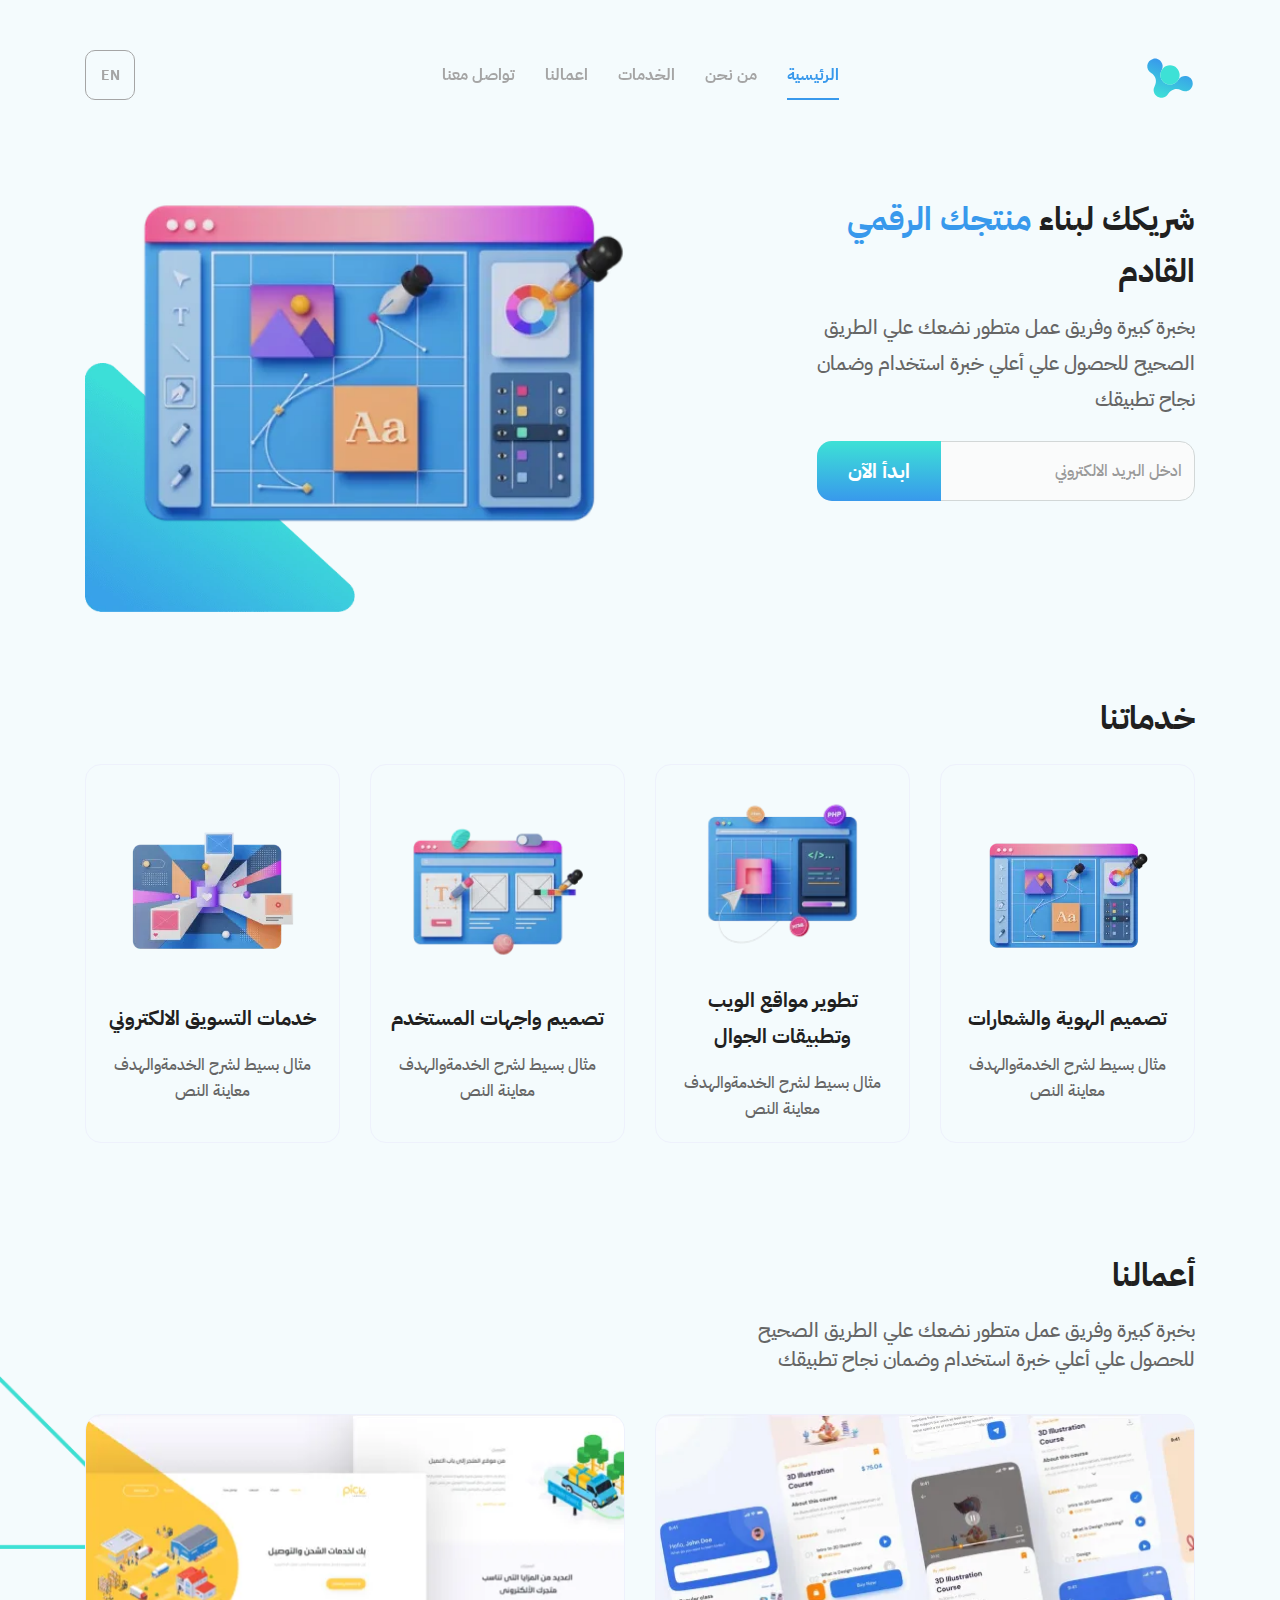
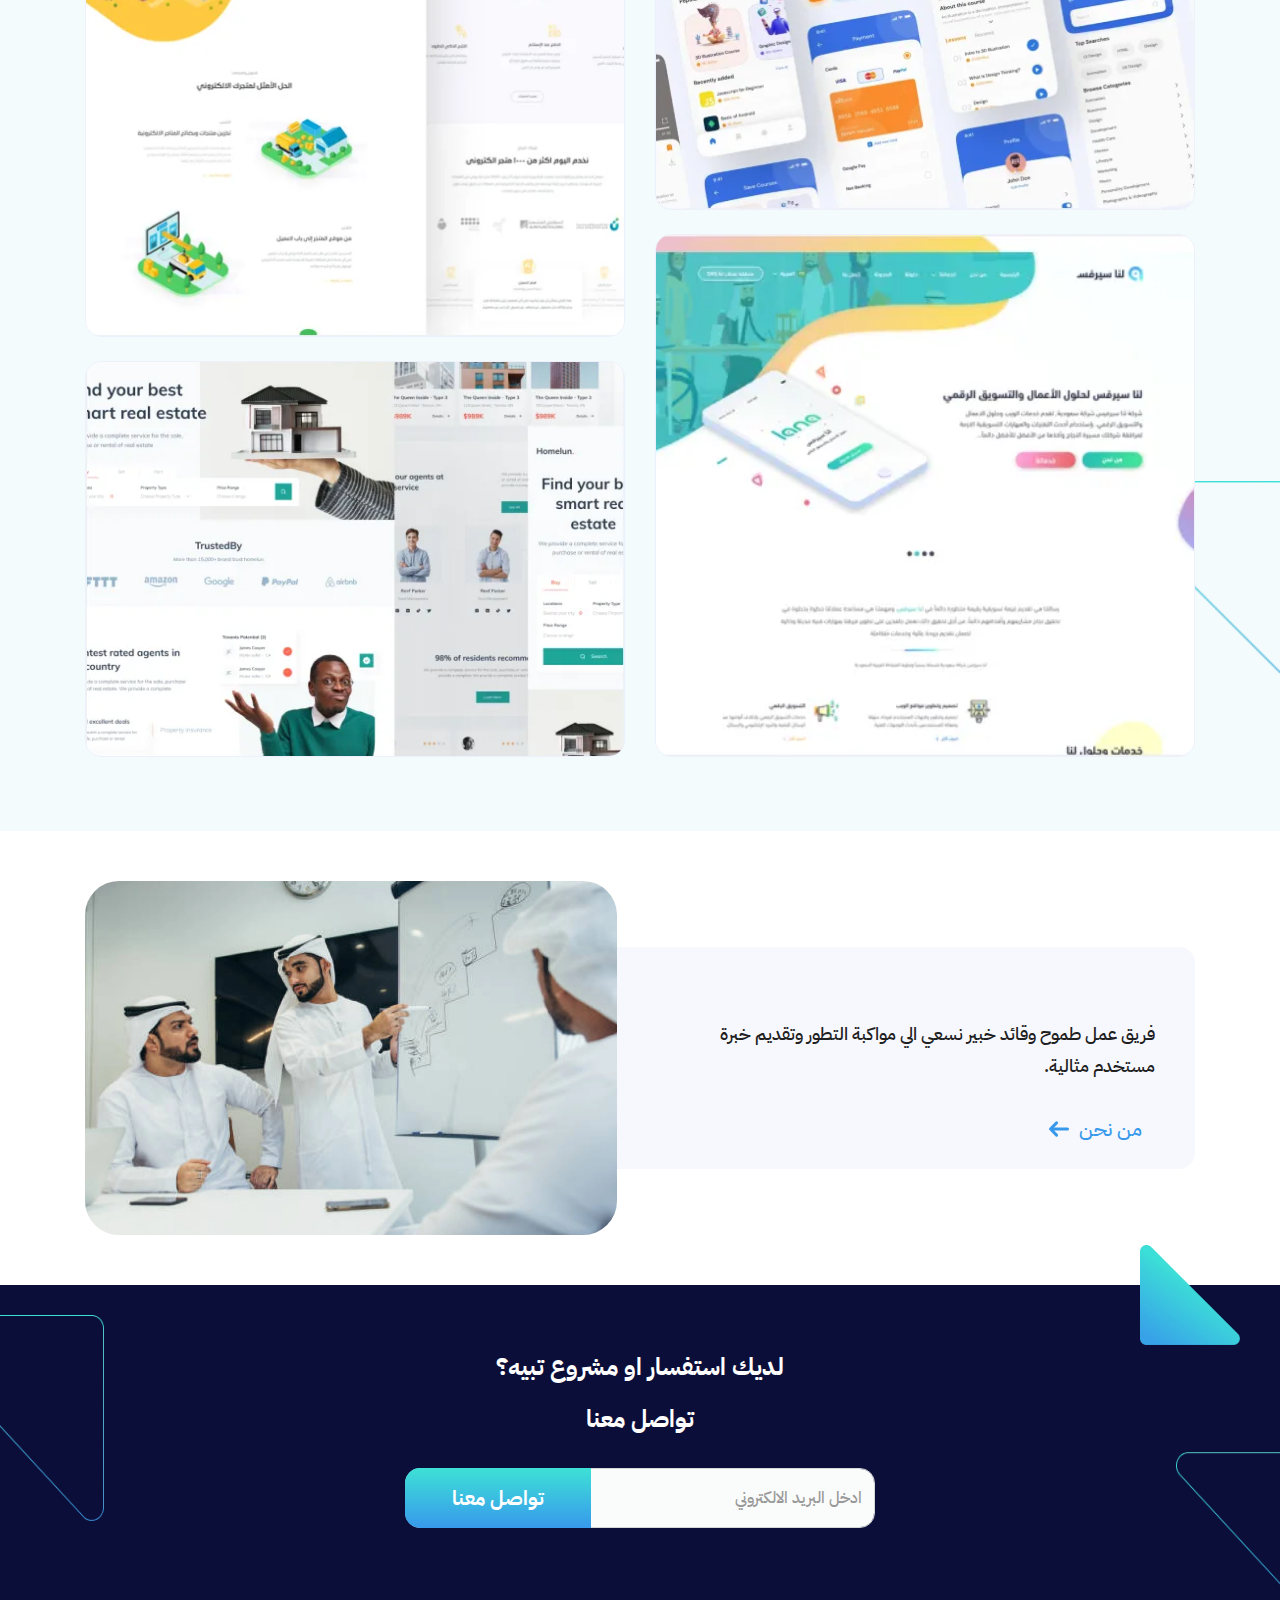
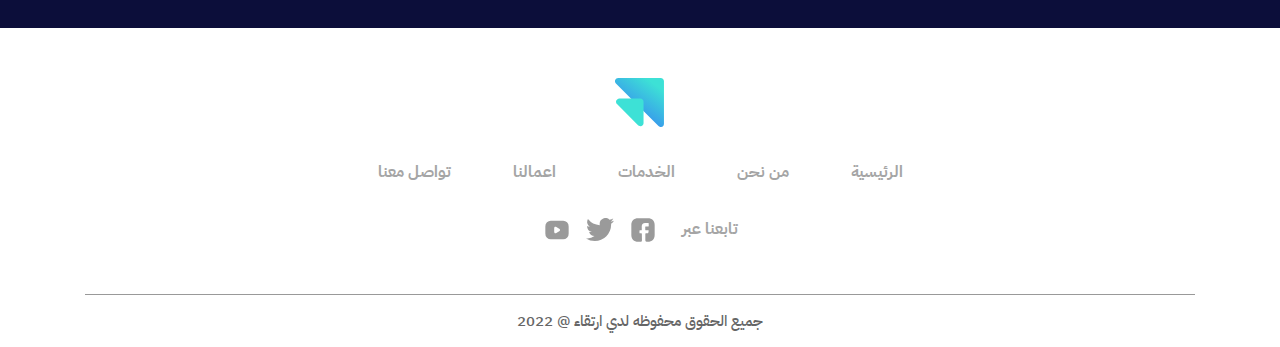
<file: index.html>
<!DOCTYPE html>
<html dir="rtl">
  <head>
    <meta charset="utf-8">
    <meta name="description" content="....">
    <meta name="author" content="misara adel">
    <meta name="viewport" content="width=device-width, initial-scale=1, shrink-to-fit=no">
    <title>ارتقاء</title>
    <link rel="shortcut icon" href="assets/images/logo.svg" type="image/x-icon"/>
    <link href="https://fonts.googleapis.com/css2?family=IBM+Plex+Sans+Arabic:wght@400;500;700&display=swap" rel="stylesheet">
    <!-- <link href="https://fonts.googleapis.com/css2?family=Roboto:ital,wght@0,500;0,900;1,400&display=swap" rel="stylesheet"> -->
    <link rel="stylesheet" href="assets/css/lib/all.min.css">
    <link rel="stylesheet" href="assets/css/lib/animate.css">
    <!-- <link rel="stylesheet" href="assets/css/lib/bootstrap.css"> -->
    <link rel="stylesheet" href="assets/css/lib/bootstrap-rtl.min.css">
    <link rel="stylesheet" href="assets/css/lib/owl.carousel.min.css">
    <link rel="stylesheet" href="assets/css/lib/owl.theme.default.css">
    <link rel="stylesheet" href="assets/css/style.css">
  </head>
  <body>
    <nav class="navbar">
      <div class="container">
        <div class="content">
          <div class="hamburger">
            <span class="line"></span>
            <span class="line"></span>
            <span class="line"></span>
          </div>

          <a href="index.html" class="brand-name">
            <img src="assets/images/logo.svg" alt="">
          </a>

          <ul class="navbar-nav">
            <li class="nav-item">
              <a href="index.html" class="nav-link active"> الرئيسية </a>
            </li>

            <li class="nav-item">
              <a href="about.html" class="nav-link"> من نحن </a>
            </li>

            <li class="nav-item">
              <a href="services.html" class="nav-link"> الخدمات </a>
            </li>

            <li class="nav-item">
              <a href="projects.html" class="nav-link"> اعمالنا </a>
            </li>

            <li class="nav-item">
              <a href="contact.html" class="nav-link"> تواصل معنا </a>
            </li>
          </ul>
          
          <a href="#" class="lang">
            EN
          </a>
        </div>
      </div>
    </nav>

    <main>
      <header>
        <div class="container">
          <div class="row">
            <div class="col-lg-6 col-12 mb-3">
              <div class="content">
                <h1>شريكك لبناء 
                  <span>منتجك الرقمي

                  </span>  القادم
                </h1>

                <p>بخبرة كبيرة وفريق عمل متطور نضعك علي الطريق الصحيح للحصول علي أعلي خبرة استخدام وضمان نجاح تطبيقك</p>

                <form class="form-contain">
                  <div class="form-group">
                    <input type="text" class="form-control" placeholder="ادخل البريد الالكتروني" />

                    <button class="from-btn">ابدأ الآن</button>
                  </div>
                </form>
              </div>
            </div>

            <div class="col-lg-6 col-12">
              <div class="image-content">
                <img src="assets/images/intro.webp" alt="">
              </div>
            </div>
          </div>
        </div>
      </header>

      <section class="services">
        <div class="container">
          <div class="heading">
            <h1>خدماتنا</h1>
          </div>

          <div class="row">
            <div class="col-lg-3 col-md-6 col-12 mb-3">
              <div class="box">
                <div class="image-content">
                  <img src="assets/images/service_1.webp" alt="">
                </div>

                <div class="content">
                  <h2>تصميم الهوية والشعارات</h2>

                  <p>مثال بسيط لشرح الخدمةوالهدف معاينة النص</p>
                </div>
              </div>
            </div>

            <div class="col-lg-3 col-md-6 col-12 mb-3">
              <div class="box">
                <div class="image-content">
                  <img src="assets/images/service_2.webp" alt="">
                </div>

                <div class="content">
                  <h2>تطوير مواقع الويب وتطبيقات الجوال</h2>

                  <p>مثال بسيط لشرح الخدمةوالهدف معاينة النص</p>
                </div>
              </div>
            </div>
          
            <div class="col-lg-3 col-md-6 col-12 mb-3">
              <div class="box">
                <div class="image-content">
                  <img src="assets/images/service_3.webp" alt="">
                </div>

                <div class="content">
                  <h2>تصميم واجهات المستخدم</h2>

                  <p>مثال بسيط لشرح الخدمةوالهدف معاينة النص</p>
                </div>
              </div>
            </div>
            
            <div class="col-lg-3 col-md-6 col-12 mb-3">
              <div class="box">
                <div class="image-content">
                  <img src="assets/images/service_4.webp" alt="">
                </div>

                <div class="content">
                  <h2>خدمات التسويق الالكتروني</h2>

                  <p>مثال بسيط لشرح الخدمةوالهدف معاينة النص</p>
                </div>
              </div>
            </div>
          </div>
        </div>
      </section>

      <section class="projects">
        <div class="container">
          <div class="heading">
            <h1>أعمالنا</h1>
            <p>بخبرة كبيرة وفريق عمل متطور نضعك علي الطريق الصحيح للحصول علي أعلي خبرة استخدام وضمان نجاح تطبيقك</p>
          </div>
          
          <div class="row">
            <div class="col-lg-6 col-12 mb-4">
              <div class="image-content mb-4">
                <img src="assets/images/project_2.webp" alt="">
              </div>

              <div class="image-content large-img">
                <img src="assets/images/project_3.webp" alt="">
              </div>
            </div>

            <div class="col-lg-6 col-12 mb-4">
              <div class="image-content large-img mb-4">
                <img src="assets/images/project_1.webp" alt="">
              </div>

              <div class="image-content">
                <img src="assets/images/project_4.webp" alt="">
              </div>
            </div>
          </div>
        </div>
      </section>

      <section class="about-us">
        <div class="container">
          <div class="row">
            <div class="col-12">
              <div class="box">
                <div class="content">
                  <p>فريق عمل طموح وقائد خبير نسعي الي مواكبة التطور وتقديم خبرة مستخدم مثالية.</p>

                  <a href="#" class="btn">
                    <span>من نحن</span>

                    <img src="assets/images/arrow-right.svg" alt="">
                  </a>
                </div>

                <div class="image-content">
                  <img src="assets/images/about.webp" alt="">
                </div>
              </div>
            </div>
          </div>
        </div>
      </section>

      <section class="contact-message">
        <div class="container">
          <div class="row">
            <div class="col-12">
              <div class="content">
                <h1>لديك استفسار او مشروع تبيه؟</h1>

                <h2>تواصل معنا</h2>

                <form class="form-contain">
                  <div class="form-group">
                    <input type="text" class="form-control" placeholder="ادخل البريد الالكتروني" />

                    <button class="from-btn"> تواصل معنا</button>
                  </div>
                </form>
              </div>
            </div>
          </div>
        </div>
      </section>
    </main>

    <footer>
      <div class="container">
        <div class="content">
          <a href="#" class="brand-name">
            <img src="assets/images/footer_logo.svg" alt="">
          </a>

          <ul class="footer-nav">
            <li class="nav-item">
              <a href="index.html" class="nav-link"> الرئيسية </a>
            </li>

            <li class="nav-item">
              <a href="#" class="nav-link"> من نحن </a>
            </li>

            <li class="nav-item">
              <a href="services.html" class="nav-link"> الخدمات </a>
            </li>

            <li class="nav-item">
              <a href="projects.html" class="nav-link"> اعمالنا </a>
            </li>

            <li class="nav-item">
              <a href="contact.html" class="nav-link"> تواصل معنا </a>
            </li>
          </ul>

          <div class="data-contain">
            <h2>تابعنا عبر</h2>

            <ul class="socail-media">
              <li>
                <a href="#">
                  <img src="assets/images/facebook.svg" alt="">
                </a>
              </li>
  
              <li>
                <a href="#">
                  <img src="assets/images/twitter.svg" alt="">
                </a>
              </li>
  
              <li>
                <a href="#">
                  <img src="assets/images/youtube.svg" alt="">
                </a>
              </li>
            </ul>
          </div>
        </div>

        <div class="copyrights">
          <p> جميع الحقوق محفوظه لدي ارتقاء @ 2022 </p>
        </div>
      </div>
    </footer>

    <div class="progress-wrap">
      <svg class="progress-circle svg-content" width="100%" height="100%" viewBox="-1 -1 102 102">
        <path d="M50,1 a49,49 0 0,1 0,98 a49,49 0 0,1 0,-98" style="transition: stroke-dashoffset 10ms linear 0s; stroke-dasharray: 307.919, 307.919; stroke-dashoffset: 220.587;"></path>
      </svg>
    </div>

    <script src="assets/js/lib/jquery4.js"></script>
    <script src="assets/js/lib/popper.js"></script>
    <script src="assets/js/lib/bootstrap.js"></script>
    <script src="assets/js/lib/owl.carousel.min.js"></script>
    <script src="assets/js/lib/back-to-top.js"></script>
    <script src="assets/js/lib/wow.min.js"></script>
    <script src="assets/js/main.js"></script>
  </body>
</html>
</file>
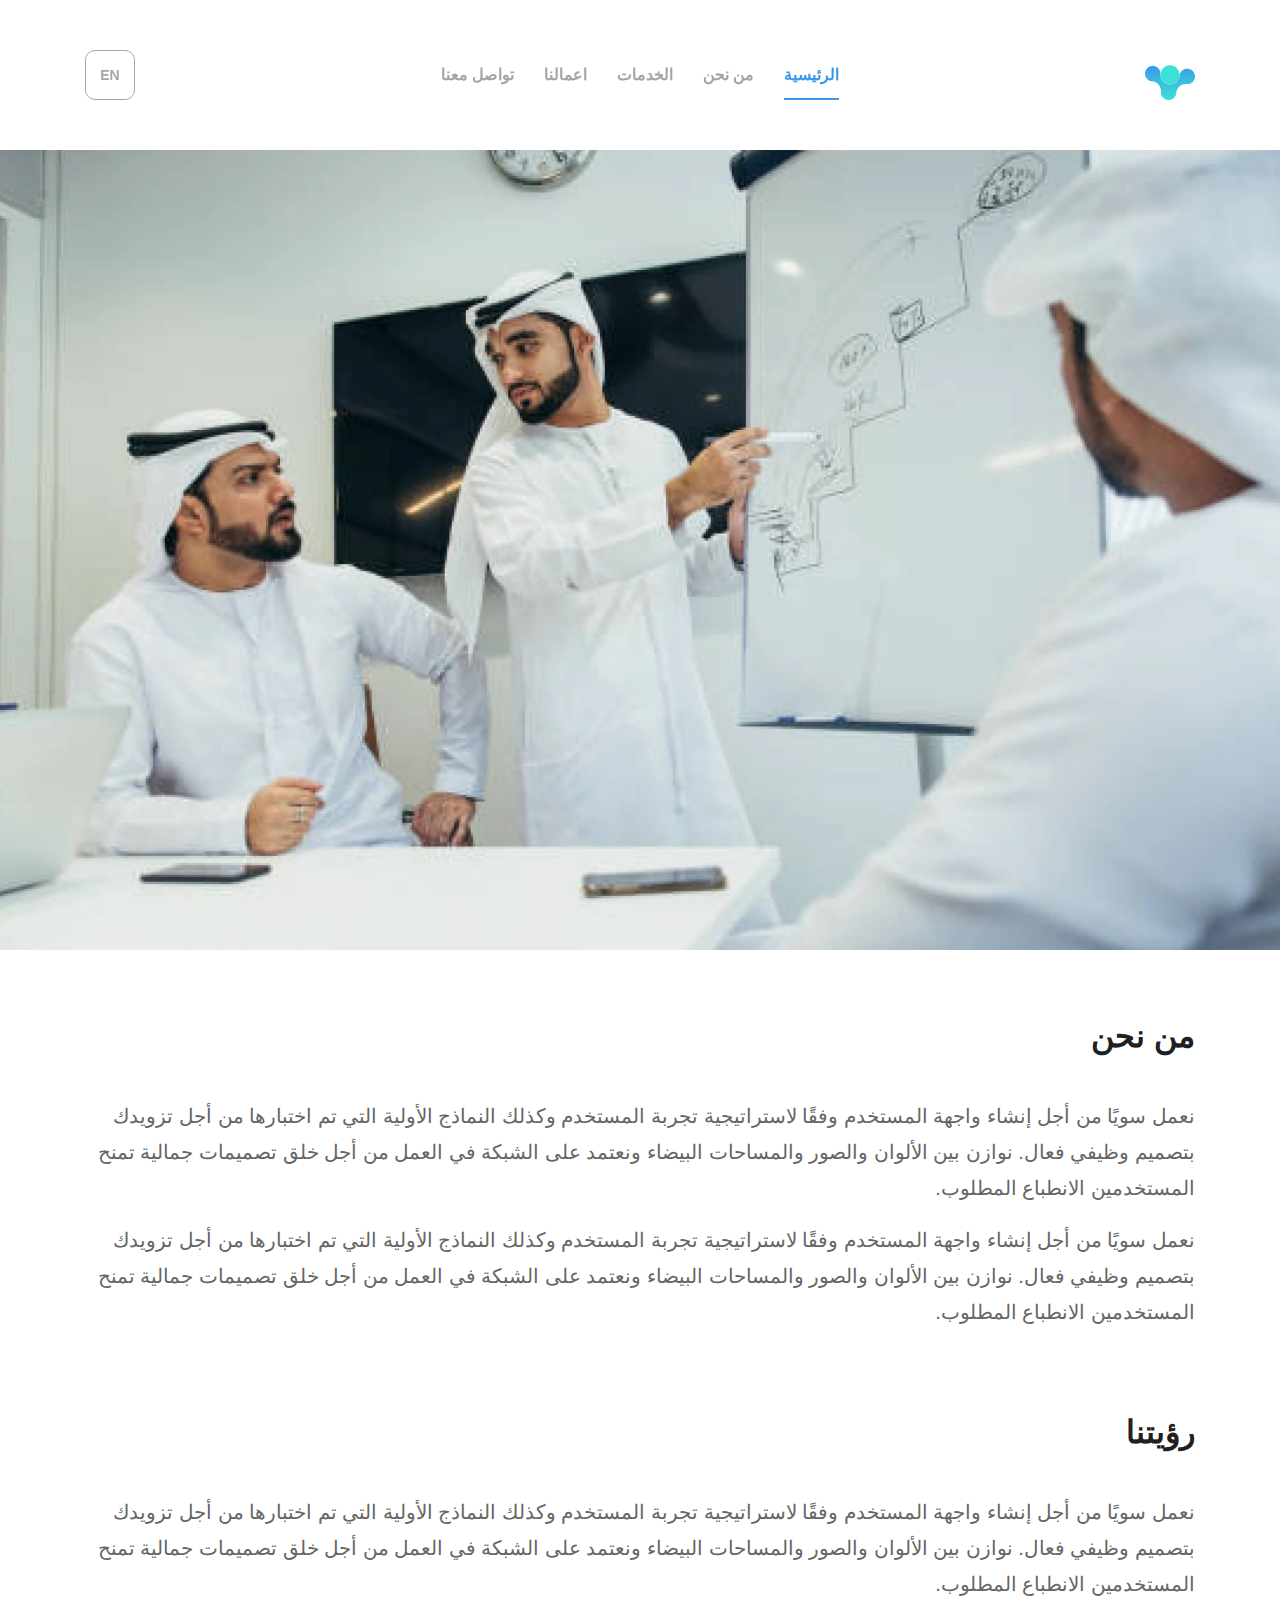
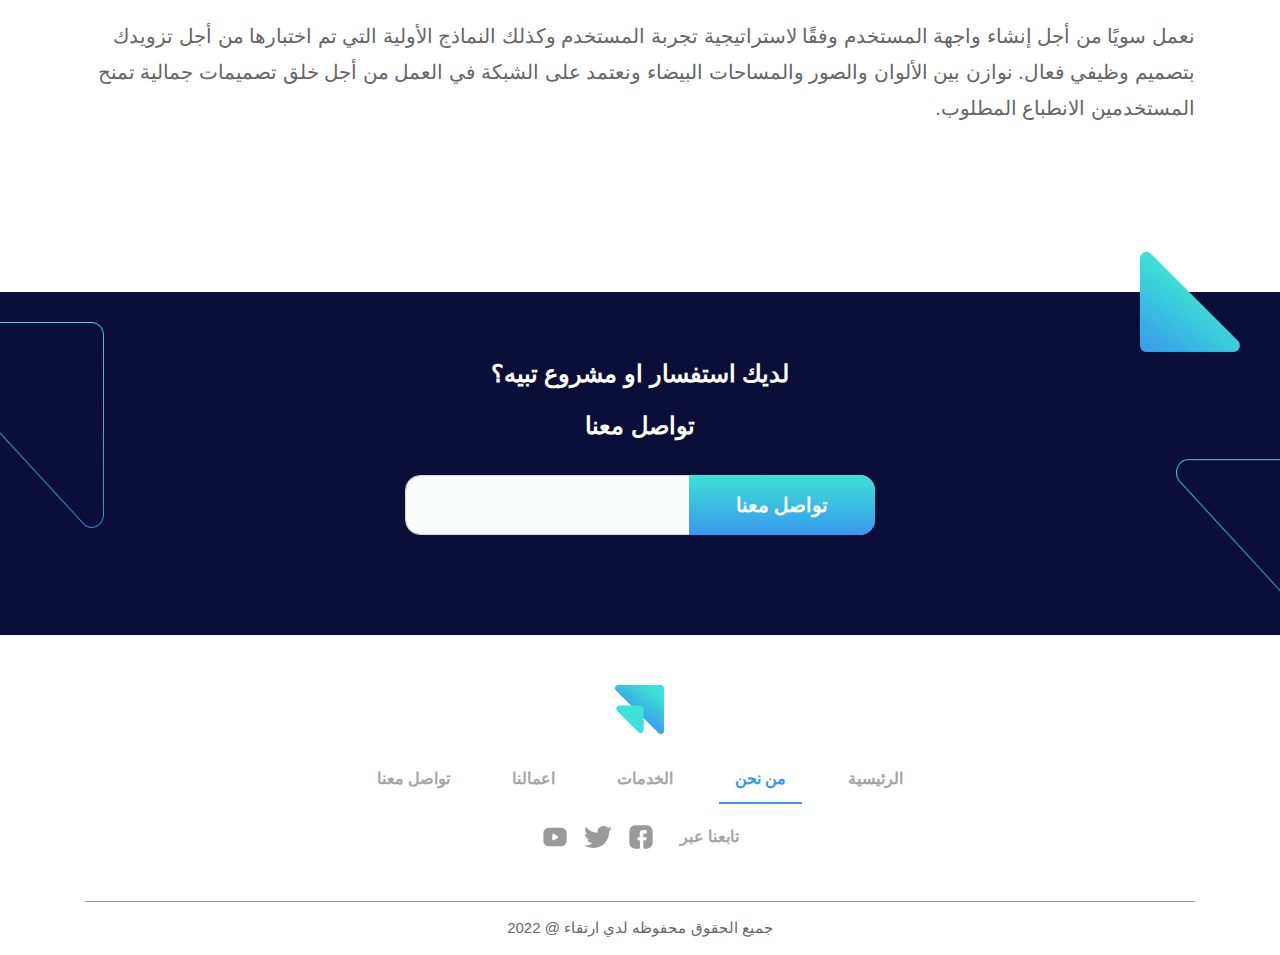
<file: about.html>
<!DOCTYPE html>
<html dir="ltr">
  <head>
    <meta charset="utf-8">
    <meta name="description" content="....">
    <meta name="author" content="misara adel">
    <meta name="viewport" content="width=device-width, initial-scale=1, shrink-to-fit=no">
    <title>ارتقاء</title>
    <link rel="shortcut icon" href="assets/images/logo.svg" type="image/x-icon"/>
    <link href="https://fonts.googleapis.com/css2?family=IBM+Plex+Sans+Arabic:wght@400;500;700&display=swap" rel="stylesheet">
    <!-- <link href="https://fonts.googleapis.com/css2?family=Roboto:ital,wght@0,500;0,900;1,400&display=swap" rel="stylesheet"> -->
    <link rel="stylesheet" href="assets/css/lib/all.min.css">
    <link rel="stylesheet" href="assets/css/lib/animate.css">
    <!-- <link rel="stylesheet" href="assets/css/lib/bootstrap.css"> -->
    <link rel="stylesheet" href="assets/css/lib/bootstrap-rtl.min.css">
    <link rel="stylesheet" href="assets/css/lib/owl.carousel.min.css">
    <link rel="stylesheet" href="assets/css/lib/owl.theme.default.css">
    <link rel="stylesheet" href="assets/css/style.css">
  </head>
  <body>
    <nav class="navbar">
      <div class="container">
        <div class="content">
          <div class="hamburger">
            <span class="line"></span>
            <span class="line"></span>
            <span class="line"></span>
          </div>

          <a href="#" class="brand-name">
            <img src="assets/images/logo.svg" alt="">
          </a>

          <ul class="navbar-nav">
            <li class="nav-item">
              <a href="index.html" class="nav-link active"> الرئيسية </a>
            </li>

            <li class="nav-item">
              <a href="#" class="nav-link"> من نحن </a>
            </li>

            <li class="nav-item">
              <a href="services.html" class="nav-link"> الخدمات </a>
            </li>

            <li class="nav-item">
              <a href="projects.html" class="nav-link"> اعمالنا </a>
            </li>

            <li class="nav-item">
              <a href="contact.html" class="nav-link"> تواصل معنا </a>
            </li>
          </ul>
          
          <a href="#" class="lang">
            EN
          </a>
        </div>
      </div>
    </nav>

    <main>
      <section class="about">
        <div class="header-img">
          <img src="assets/images/about.webp" alt="">
        </div>

        <div class="container">
          <div class="row">
            <div class="col-12">
              <div class="contnent">
                <h1>من نحن</h1>

                <p class="mb-3">نعمل سويًا من أجل إنشاء واجهة المستخدم وفقًا لاستراتيجية تجربة المستخدم وكذلك النماذج الأولية التي تم اختبارها من أجل تزويدك بتصميم وظيفي فعال. نوازن بين الألوان والصور والمساحات البيضاء ونعتمد على الشبكة في العمل من أجل خلق تصميمات جمالية تمنح المستخدمين الانطباع المطلوب.</p>

                <p class="mb-3">نعمل سويًا من أجل إنشاء واجهة المستخدم وفقًا لاستراتيجية تجربة المستخدم وكذلك النماذج الأولية التي تم اختبارها من أجل تزويدك بتصميم وظيفي فعال. نوازن بين الألوان والصور والمساحات البيضاء ونعتمد على الشبكة في العمل من أجل خلق تصميمات جمالية تمنح المستخدمين الانطباع المطلوب.</p>
              </div>
            </div>

            <div class="col-12">
              <div class="contnent">
                <h1>رؤيتنا</h1>

                <p class="mb-3">نعمل سويًا من أجل إنشاء واجهة المستخدم وفقًا لاستراتيجية تجربة المستخدم وكذلك النماذج الأولية التي تم اختبارها من أجل تزويدك بتصميم وظيفي فعال. نوازن بين الألوان والصور والمساحات البيضاء ونعتمد على الشبكة في العمل من أجل خلق تصميمات جمالية تمنح المستخدمين الانطباع المطلوب.</p>

                <p class="mb-3">نعمل سويًا من أجل إنشاء واجهة المستخدم وفقًا لاستراتيجية تجربة المستخدم وكذلك النماذج الأولية التي تم اختبارها من أجل تزويدك بتصميم وظيفي فعال. نوازن بين الألوان والصور والمساحات البيضاء ونعتمد على الشبكة في العمل من أجل خلق تصميمات جمالية تمنح المستخدمين الانطباع المطلوب.</p>
              </div>
            </div>
          </div>
        </div>
      </section>
      <section class="contact-message">
        <div class="container">
          <div class="row">
            <div class="col-12">
              <div class="content">
                <h1>لديك استفسار او مشروع تبيه؟</h1>

                <h2>تواصل معنا</h2>

                <form class="form-contain">
                  <div class="form-group">
                    <input type="text" class="form-control" placeholder="ادخل البريد الالكتروني" />

                    <button class="from-btn"> تواصل معنا</button>
                  </div>
                </form>
              </div>
            </div>
          </div>
        </div>
      </section>
    </main>

    <footer>
      <div class="container">
        <div class="content">
          <a href="#" class="brand-name">
            <img src="assets/images/footer_logo.svg" alt="">
          </a>

          <ul class="footer-nav">
            <li class="nav-item">
              <a href="index.html" class="nav-link "> الرئيسية </a>
            </li>

            <li class="nav-item">
              <a href="about.html" class="nav-link active"> من نحن </a>
            </li>

            <li class="nav-item">
              <a href="services.html" class="nav-link"> الخدمات </a>
            </li>

            <li class="nav-item">
              <a href="projects.html" class="nav-link"> اعمالنا </a>
            </li>

            <li class="nav-item">
              <a href="contact.html" class="nav-link"> تواصل معنا </a>
            </li>
          </ul>

          <div class="data-contain">
            <h2>تابعنا عبر</h2>

            <ul class="socail-media">
              <li>
                <a href="#">
                  <img src="assets/images/facebook.svg" alt="">
                </a>
              </li>
  
              <li>
                <a href="#">
                  <img src="assets/images/twitter.svg" alt="">
                </a>
              </li>
  
              <li>
                <a href="#">
                  <img src="assets/images/youtube.svg" alt="">
                </a>
              </li>
            </ul>
          </div>
        </div>

        <div class="copyrights">
          <p> جميع الحقوق محفوظه لدي ارتقاء @ 2022 </p>
        </div>
      </div>
    </footer>

    <div class="progress-wrap">
      <svg class="progress-circle svg-content" width="100%" height="100%" viewBox="-1 -1 102 102">
        <path d="M50,1 a49,49 0 0,1 0,98 a49,49 0 0,1 0,-98" style="transition: stroke-dashoffset 10ms linear 0s; stroke-dasharray: 307.919, 307.919; stroke-dashoffset: 220.587;"></path>
      </svg>
    </div>

    <script src="assets/js/lib/jquery4.js"></script>
    <script src="assets/js/lib/popper.js"></script>
    <script src="assets/js/lib/bootstrap.js"></script>
    <script src="assets/js/lib/owl.carousel.min.js"></script>
    <script src="assets/js/lib/back-to-top.js"></script>
    <script src="assets/js/lib/wow.min.js"></script>
    <script src="assets/js/main.js"></script>
  </body>
</html>
</file>
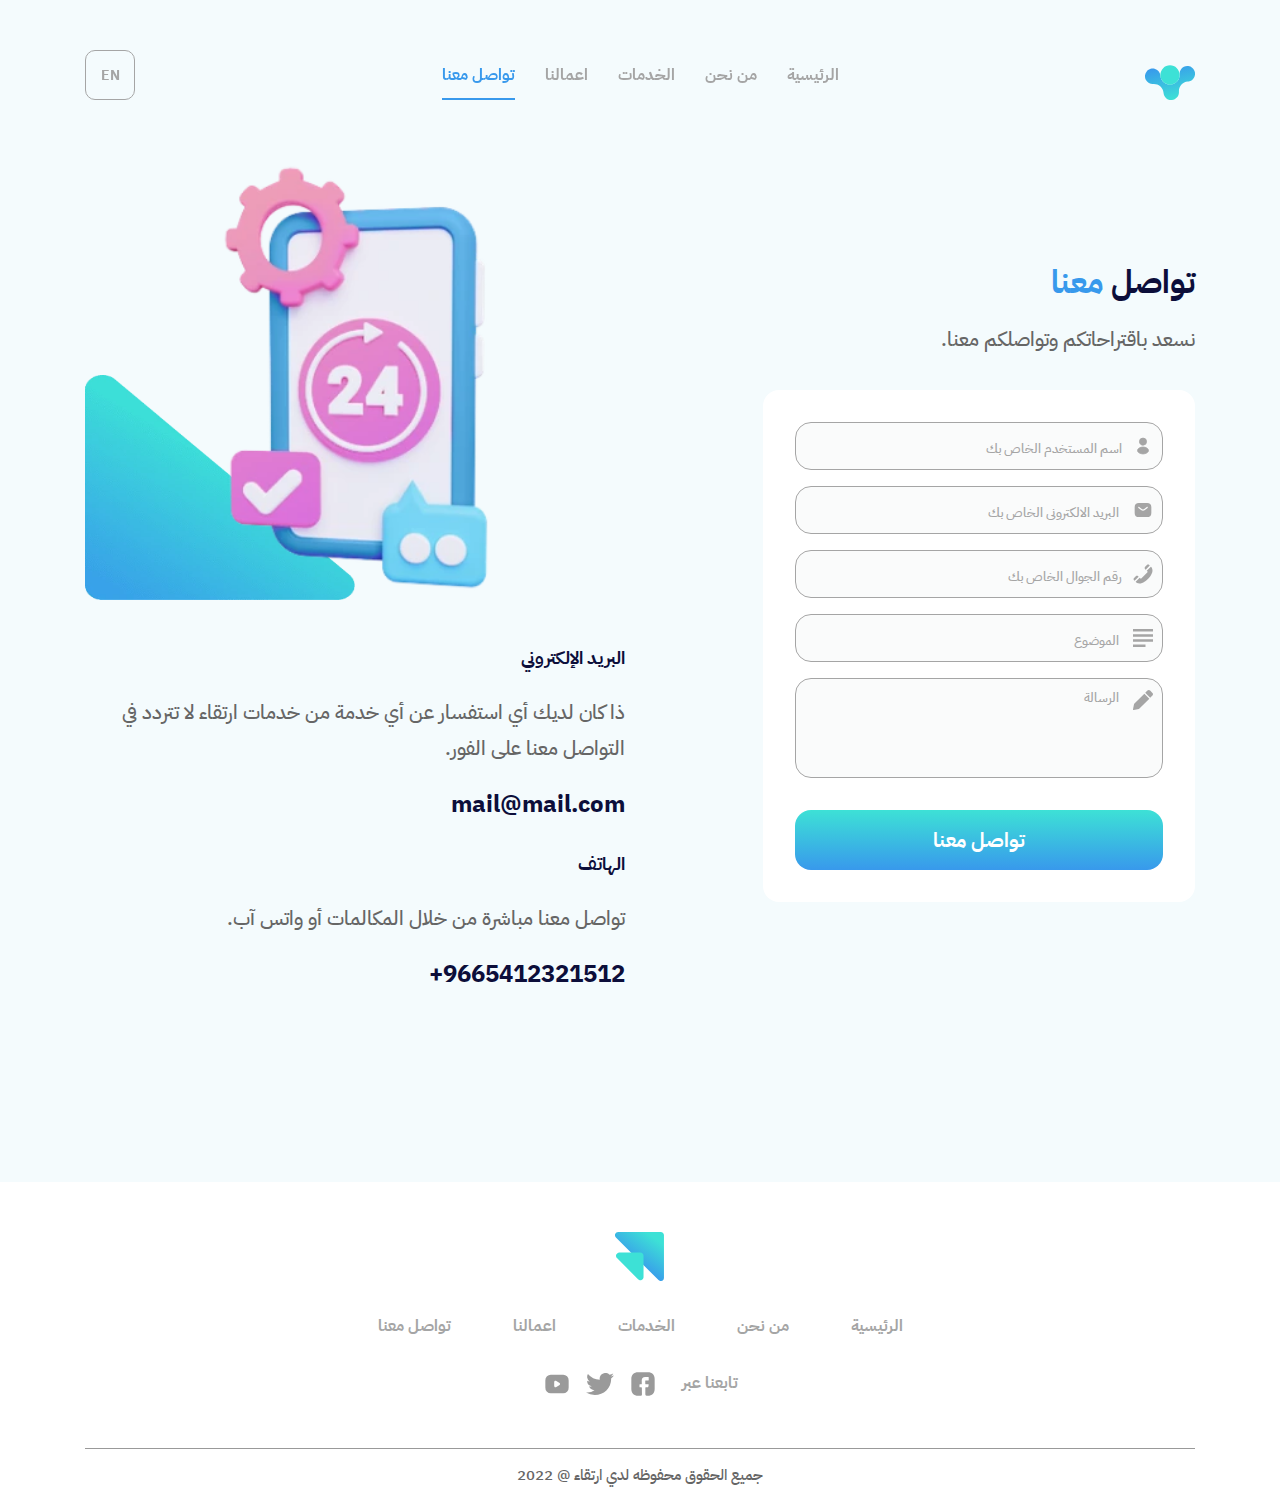
<file: contact.html>
<!DOCTYPE html>
<html dir="rtl">
  <head>
    <meta charset="utf-8">
    <meta name="description" content="....">
    <meta name="author" content="misara adel">
    <meta name="viewport" content="width=device-width, initial-scale=1, shrink-to-fit=no">
    <title>ارتقاء</title>
    <link rel="shortcut icon" href="assets/images/logo.svg" type="image/x-icon"/>
    <link href="https://fonts.googleapis.com/css2?family=IBM+Plex+Sans+Arabic:wght@400;500;700&display=swap" rel="stylesheet">
    <!-- <link href="https://fonts.googleapis.com/css2?family=Roboto:ital,wght@0,500;0,900;1,400&display=swap" rel="stylesheet"> -->
    <link rel="stylesheet" href="assets/css/lib/all.min.css">
    <link rel="stylesheet" href="assets/css/lib/animate.css">
    <!-- <link rel="stylesheet" href="assets/css/lib/bootstrap.css"> -->
    <link rel="stylesheet" href="assets/css/lib/bootstrap-rtl.min.css">
    <link rel="stylesheet" href="assets/css/lib/owl.carousel.min.css">
    <link rel="stylesheet" href="assets/css/lib/owl.theme.default.css">
    <link rel="stylesheet" href="assets/css/style.css">
  </head>
  <body>
    <nav class="navbar">
      <div class="container">
        <div class="content">
          <div class="hamburger">
            <span class="line"></span>
            <span class="line"></span>
            <span class="line"></span>
          </div>

          <a href="index.html" class="brand-name">
            <img src="assets/images/logo.svg" alt="">
          </a>

          <ul class="navbar-nav">
            <li class="nav-item">
              <a href="index.html" class="nav-link "> الرئيسية </a>
            </li>

            <li class="nav-item">
              <a href="about.html" class="nav-link"> من نحن </a>
            </li>

            <li class="nav-item">
              <a href="services.html" class="nav-link"> الخدمات </a>
            </li>

            <li class="nav-item">
              <a href="projects.html" class="nav-link"> اعمالنا </a>
            </li>

            <li class="nav-item">
              <a href="contact.html" class="nav-link active"> تواصل معنا </a>
            </li>
          </ul>
          
          <a href="#" class="lang">
            EN
          </a>
        </div>
      </div>
    </nav>
    
    <main>
      <div class="contact-us">
        <div class="container">
          <div class="row">
            <div class="col-lg-6 col-12 mb-4">
              <div class="data-contain">
                <div class="heading">
                  <h1>تواصل 
                    <span>معنا</span>
                  </h1>
  
                  <p>نسعد باقتراحاتكم وتواصلكم معنا.</p>
                </div>
  
                <form class="form-contain">
                  <div class="form-group">
                    <img src="assets/images/profile.svg" alt="">
                    <input type="text" class="form-control" placeholder="اسم المستخدم الخاص بك " />
                  </div>
  
                  <div class="form-group">
                    <img src="assets/images/sms.svg" alt="">
                    <input type="text" class="form-control" placeholder=" البريد الالكتروني الخاص بك " />
                  </div>
                  
                  <div class="form-group">
                    <img src="assets/images/phone.svg" alt="">
                    <input type="text" class="form-control" placeholder="رقم الجوال الخاص بك " />
                  </div>
                  
                  <div class="form-group">
                    <img src="assets/images/subject.svg" alt="">
                    <input type="text" class="form-control" placeholder=" الموضوع " />
                  </div>
                  
                  <div class="form-group textarea">
                    <img src="assets/images/pen.svg" alt="">
                    <textarea name="" id=""  class="form-control" placeholder=" الرسالة "  cols="30" rows="10"></textarea>
                  </div>
  
                  <button class="from-btn"> تواصل معنا</button>
                </form>
              </div>
            </div>
            <div class="col-lg-6 col-12 mb-4">
              <div class="image-content">
                <img src="assets/images/contact_us.webp" alt="">
              </div>

              <div class="content mb-3">
                <h2>البريد الإلكتروني</h2>
                <p>ذا كان لديك أي استفسار عن أي خدمة من خدمات ارتقاء لا تتردد في التواصل معنا على الفور. </p>

                <a href="mailto:mail@mail.com" target="_blank">mail@mail.com</a>
              </div>

              <div class="content mb-3">
                <h2> الهاتف</h2>
                <p>تواصل معنا مباشرة من خلال المكالمات أو واتس آب. </p>

                <a href="tel:+9665412321512" target="_blank">9665412321512+</a>
              </div>
            </div>
          </div>
        </div>
      </div>
    </main>

    <footer>
      <div class="container">
        <div class="content">
          <a href="#" class="brand-name">
            <img src="assets/images/footer_logo.svg" alt="">
          </a>

          <ul class="footer-nav">
            <li class="nav-item">
              <a href="index.html" class="nav-link"> الرئيسية </a>
            </li>

            <li class="nav-item">
              <a href="#" class="nav-link"> من نحن </a>
            </li>

            <li class="nav-item">
              <a href="services.html" class="nav-link"> الخدمات </a>
            </li>

            <li class="nav-item">
              <a href="projects.html" class="nav-link"> اعمالنا </a>
            </li>

            <li class="nav-item">
              <a href="contact.html" class="nav-link"> تواصل معنا </a>
            </li>
          </ul>

          <div class="data-contain">
            <h2>تابعنا عبر</h2>

            <ul class="socail-media">
              <li>
                <a href="#">
                  <img src="assets/images/facebook.svg" alt="">
                </a>
              </li>
  
              <li>
                <a href="#">
                  <img src="assets/images/twitter.svg" alt="">
                </a>
              </li>
  
              <li>
                <a href="#">
                  <img src="assets/images/youtube.svg" alt="">
                </a>
              </li>
            </ul>
          </div>
        </div>

        <div class="copyrights">
          <p> جميع الحقوق محفوظه لدي ارتقاء @ 2022 </p>
        </div>
      </div>
    </footer>

    <div class="progress-wrap">
      <svg class="progress-circle svg-content" width="100%" height="100%" viewBox="-1 -1 102 102">
        <path d="M50,1 a49,49 0 0,1 0,98 a49,49 0 0,1 0,-98" style="transition: stroke-dashoffset 10ms linear 0s; stroke-dasharray: 307.919, 307.919; stroke-dashoffset: 220.587;"></path>
      </svg>
    </div>

    <script src="assets/js/lib/jquery4.js"></script>
    <script src="assets/js/lib/popper.js"></script>
    <script src="assets/js/lib/bootstrap.js"></script>
    <script src="assets/js/lib/owl.carousel.min.js"></script>
    <script src="assets/js/lib/back-to-top.js"></script>
    <script src="assets/js/lib/wow.min.js"></script>
    <script src="assets/js/main.js"></script>
  </body>
</html>
</file>
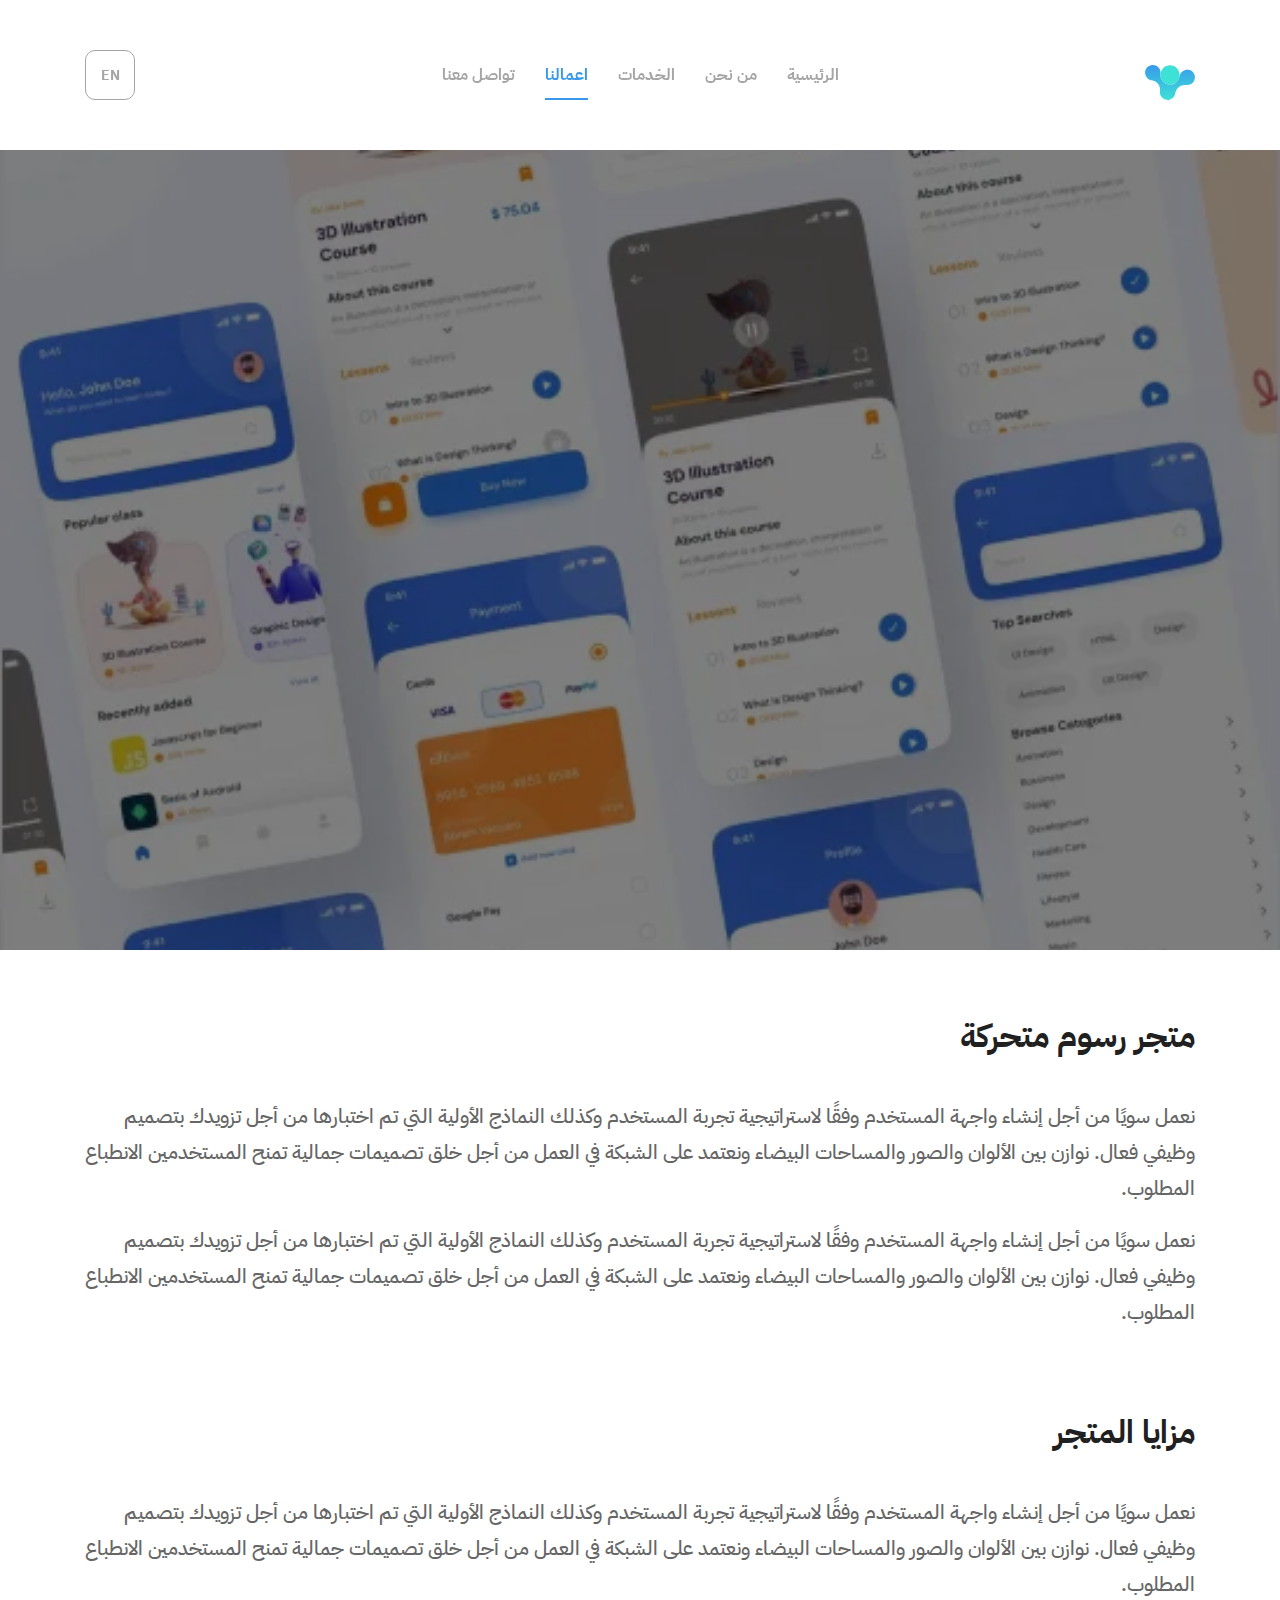
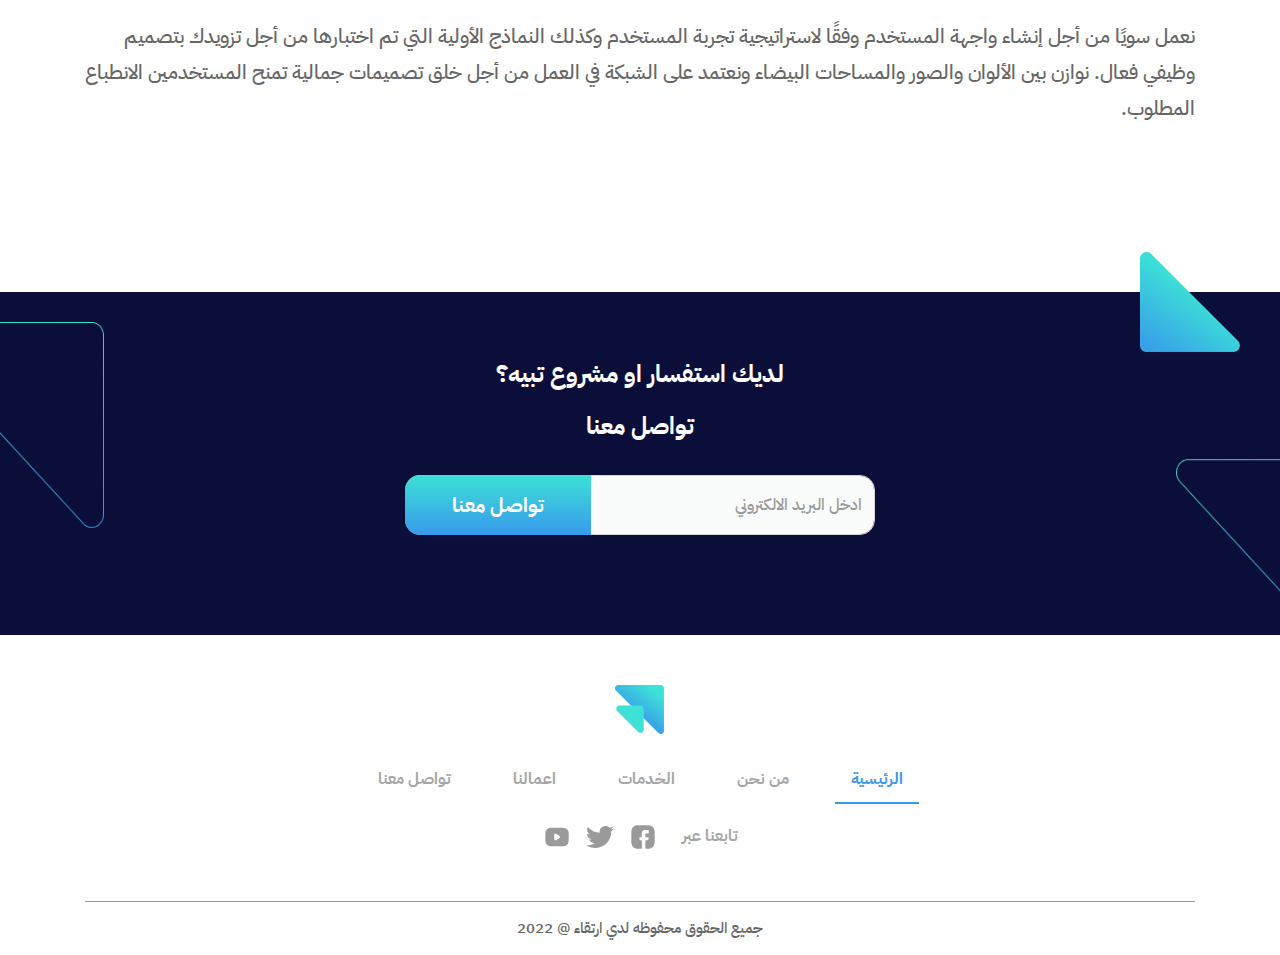
<file: projects.html>
<!DOCTYPE html>
<html dir="rtl">
  <head>
    <meta charset="utf-8">
    <meta name="description" content="....">
    <meta name="author" content="misara adel">
    <meta name="viewport" content="width=device-width, initial-scale=1, shrink-to-fit=no">
    <title>ارتقاء</title>
    <link rel="shortcut icon" href="assets/images/logo.svg" type="image/x-icon"/>
    <link href="https://fonts.googleapis.com/css2?family=IBM+Plex+Sans+Arabic:wght@400;500;700&display=swap" rel="stylesheet">
    <!-- <link href="https://fonts.googleapis.com/css2?family=Roboto:ital,wght@0,500;0,900;1,400&display=swap" rel="stylesheet"> -->
    <link rel="stylesheet" href="assets/css/lib/all.min.css">
    <link rel="stylesheet" href="assets/css/lib/animate.css">
    <link rel="stylesheet" href="assets/css/lib/bootstrap-rtl.min.css">
    <link rel="stylesheet" href="assets/css/lib/owl.carousel.min.css">
    <link rel="stylesheet" href="assets/css/lib/owl.theme.default.css">
    <link rel="stylesheet" href="assets/css/style.css">
  </head>
  <body>
    <nav class="navbar">
      <div class="container">
        <div class="content">
          <div class="hamburger">
            <span class="line"></span>
            <span class="line"></span>
            <span class="line"></span>
          </div>

          <a href="#" class="brand-name">
            <img src="assets/images/logo.svg" alt="">
          </a>

          <ul class="navbar-nav">
            <li class="nav-item">
              <a href="index.html" class="nav-link "> الرئيسية </a>
            </li>

            <li class="nav-item">
              <a href="about.html" class="nav-link"> من نحن </a>
            </li>

            <li class="nav-item">
              <a href="services.html" class="nav-link"> الخدمات </a>
            </li>

            <li class="nav-item">
              <a href="projects.html" class="nav-link active"> اعمالنا </a>
            </li>

            <li class="nav-item">
              <a href="contact.html" class="nav-link"> تواصل معنا </a>
            </li>
          </ul>
          
          <a href="#" class="lang">
            EN
          </a>
        </div>
      </div>
    </nav>

    <main>
      <section class="about">
        <div class="header-img layer">
          <img src="assets/images/project_2.webp" alt="">
        </div>

        <div class="container">
          <div class="row">
            <div class="col-12">
              <div class="contnent">
                <h1> متجر رسوم متحركة</h1>

                <p class="mb-3">نعمل سويًا من أجل إنشاء واجهة المستخدم وفقًا لاستراتيجية تجربة المستخدم وكذلك النماذج الأولية التي تم اختبارها من أجل تزويدك بتصميم وظيفي فعال. نوازن بين الألوان والصور والمساحات البيضاء ونعتمد على الشبكة في العمل من أجل خلق تصميمات جمالية تمنح المستخدمين الانطباع المطلوب.</p>

                <p class="mb-3">نعمل سويًا من أجل إنشاء واجهة المستخدم وفقًا لاستراتيجية تجربة المستخدم وكذلك النماذج الأولية التي تم اختبارها من أجل تزويدك بتصميم وظيفي فعال. نوازن بين الألوان والصور والمساحات البيضاء ونعتمد على الشبكة في العمل من أجل خلق تصميمات جمالية تمنح المستخدمين الانطباع المطلوب.</p>
              </div>
            </div>

            <div class="col-12">
              <div class="contnent">
                <h1>مزايا المتجر</h1>

                <p class="mb-3">نعمل سويًا من أجل إنشاء واجهة المستخدم وفقًا لاستراتيجية تجربة المستخدم وكذلك النماذج الأولية التي تم اختبارها من أجل تزويدك بتصميم وظيفي فعال. نوازن بين الألوان والصور والمساحات البيضاء ونعتمد على الشبكة في العمل من أجل خلق تصميمات جمالية تمنح المستخدمين الانطباع المطلوب.</p>

                <p class="mb-3">نعمل سويًا من أجل إنشاء واجهة المستخدم وفقًا لاستراتيجية تجربة المستخدم وكذلك النماذج الأولية التي تم اختبارها من أجل تزويدك بتصميم وظيفي فعال. نوازن بين الألوان والصور والمساحات البيضاء ونعتمد على الشبكة في العمل من أجل خلق تصميمات جمالية تمنح المستخدمين الانطباع المطلوب.</p>
              </div>
            </div>
          </div>
        </div>
      </section>
      <section class="contact-message">
        <div class="container">
          <div class="row">
            <div class="col-12">
              <div class="content">
                <h1>لديك استفسار او مشروع تبيه؟</h1>

                <h2>تواصل معنا</h2>

                <form class="form-contain">
                  <div class="form-group">
                    <input type="text" class="form-control" placeholder="ادخل البريد الالكتروني" />

                    <button class="from-btn"> تواصل معنا</button>
                  </div>
                </form>
              </div>
            </div>
          </div>
        </div>
      </section>
    </main>

    <footer>
      <div class="container">
        <div class="content">
          <a href="#" class="brand-name">
            <img src="assets/images/footer_logo.svg" alt="">
          </a>

          <ul class="footer-nav">
            <li class="nav-item">
              <a href="index.html" class="nav-link active"> الرئيسية </a>
            </li>

            <li class="nav-item">
              <a href="#" class="nav-link"> من نحن </a>
            </li>

            <li class="nav-item">
              <a href="services.html" class="nav-link"> الخدمات </a>
            </li>

            <li class="nav-item">
              <a href="projects.html" class="nav-link"> اعمالنا </a>
            </li>

            <li class="nav-item">
              <a href="contact.html" class="nav-link"> تواصل معنا </a>
            </li>
          </ul>

          <div class="data-contain">
            <h2>تابعنا عبر</h2>

            <ul class="socail-media">
              <li>
                <a href="#">
                  <img src="assets/images/facebook.svg" alt="">
                </a>
              </li>
  
              <li>
                <a href="#">
                  <img src="assets/images/twitter.svg" alt="">
                </a>
              </li>
  
              <li>
                <a href="#">
                  <img src="assets/images/youtube.svg" alt="">
                </a>
              </li>
            </ul>
          </div>
        </div>

        <div class="copyrights">
          <p> جميع الحقوق محفوظه لدي ارتقاء @ 2022 </p>
        </div>
      </div>
    </footer>

    <div class="progress-wrap">
      <svg class="progress-circle svg-content" width="100%" height="100%" viewBox="-1 -1 102 102">
        <path d="M50,1 a49,49 0 0,1 0,98 a49,49 0 0,1 0,-98" style="transition: stroke-dashoffset 10ms linear 0s; stroke-dasharray: 307.919, 307.919; stroke-dashoffset: 220.587;"></path>
      </svg>
    </div>

    <script src="assets/js/lib/jquery4.js"></script>
    <script src="assets/js/lib/popper.js"></script>
    <script src="assets/js/lib/bootstrap.js"></script>
    <script src="assets/js/lib/owl.carousel.min.js"></script>
    <script src="assets/js/lib/back-to-top.js"></script>
    <script src="assets/js/lib/wow.min.js"></script>
    <script src="assets/js/main.js"></script>
  </body>
</html>
</file>
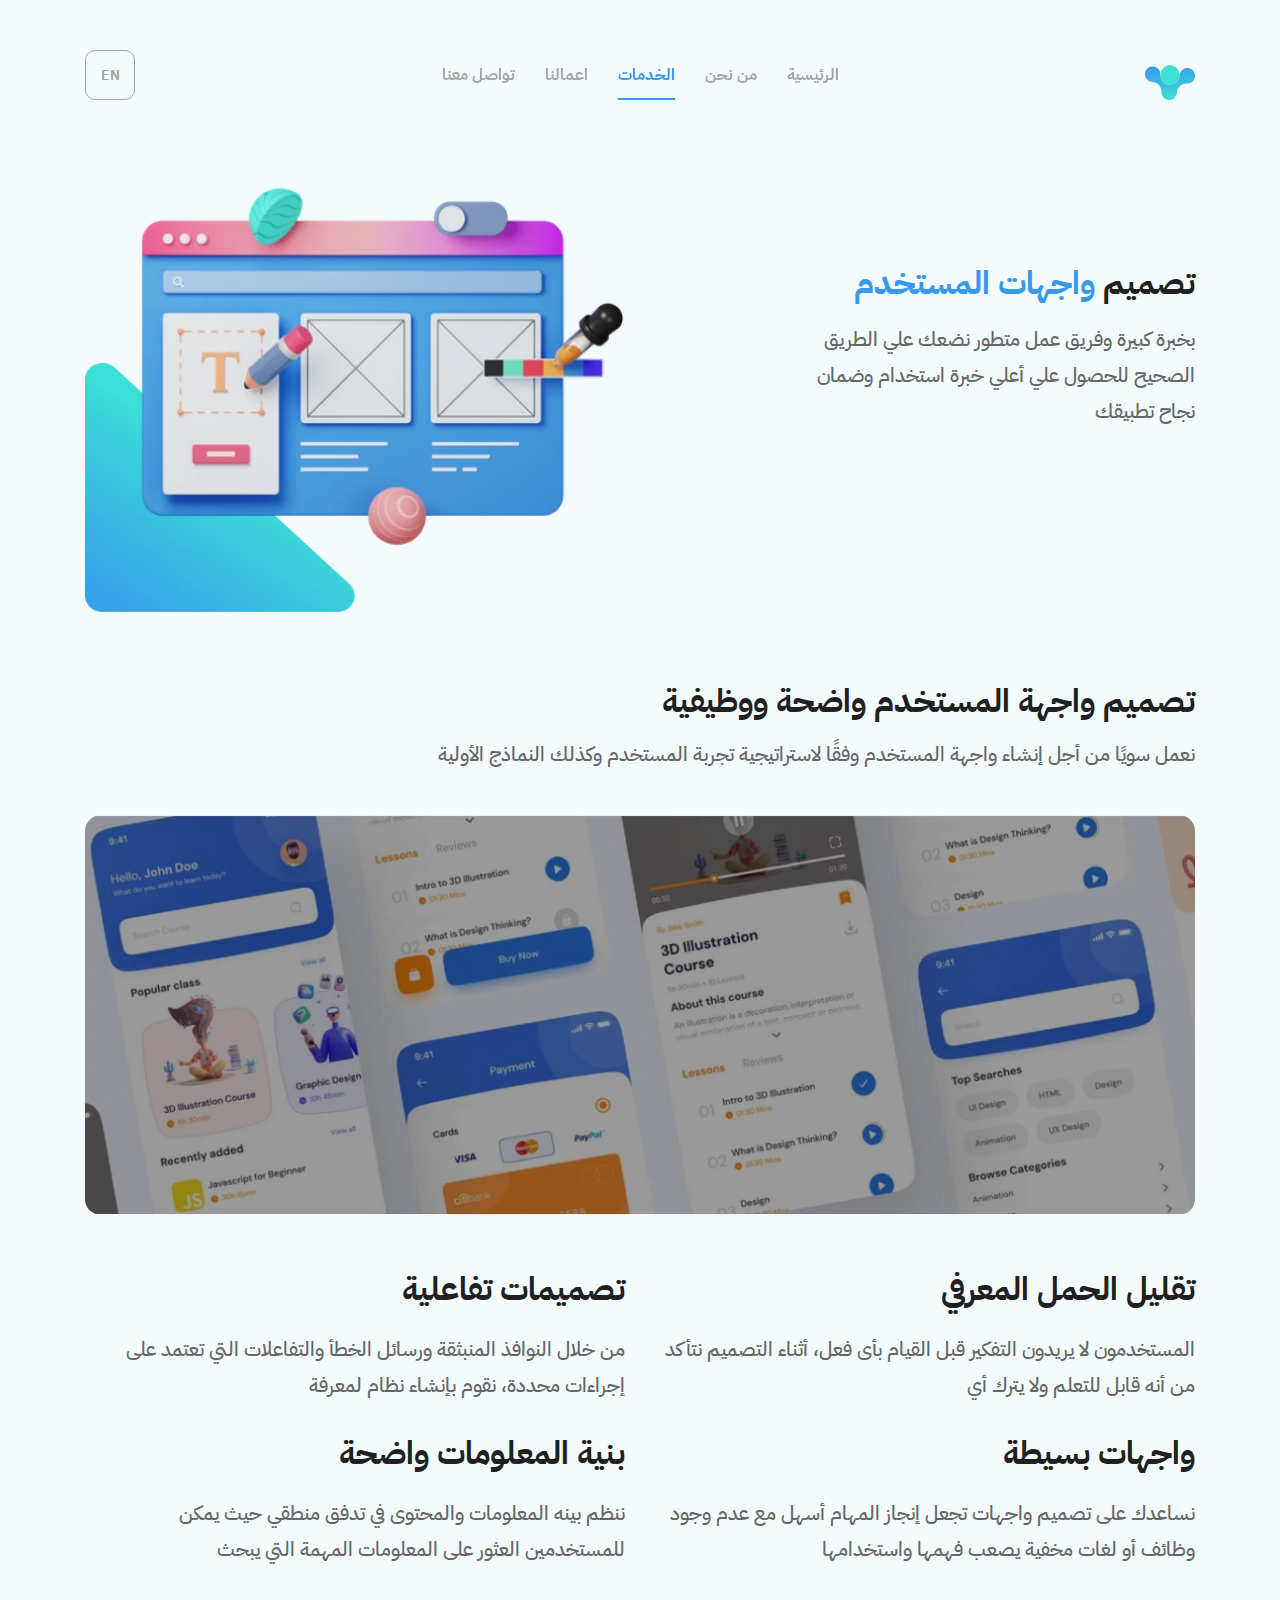
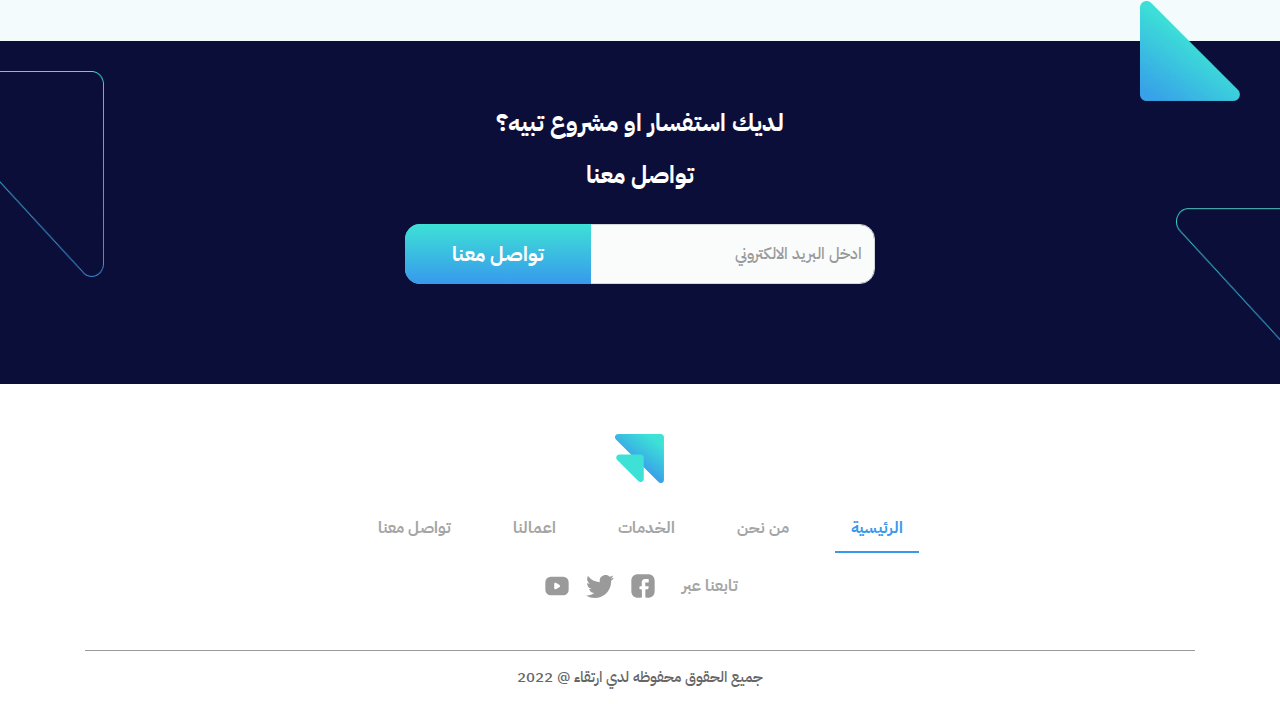
<file: services.html>
<!DOCTYPE html>
<html dir="rtl">
  <head>
    <meta charset="utf-8">
    <meta name="description" content="....">
    <meta name="author" content="misara adel">
    <meta name="viewport" content="width=device-width, initial-scale=1, shrink-to-fit=no">
    <title>ارتقاء</title>
    <link rel="shortcut icon" href="assets/images/logo.svg" type="image/x-icon"/>
    <link href="https://fonts.googleapis.com/css2?family=IBM+Plex+Sans+Arabic:wght@400;500;700&display=swap" rel="stylesheet">
    <!-- <link href="https://fonts.googleapis.com/css2?family=Roboto:ital,wght@0,500;0,900;1,400&display=swap" rel="stylesheet"> -->
    <link rel="stylesheet" href="assets/css/lib/all.min.css">
    <link rel="stylesheet" href="assets/css/lib/animate.css">
    <link rel="stylesheet" href="assets/css/lib/bootstrap-rtl.min.css">
    <link rel="stylesheet" href="assets/css/lib/owl.carousel.min.css">
    <link rel="stylesheet" href="assets/css/lib/owl.theme.default.css">
    <link rel="stylesheet" href="assets/css/style.css">
  </head>
  <body>
    <nav class="navbar">
      <div class="container">
        <div class="content">
          <div class="hamburger">
            <span class="line"></span>
            <span class="line"></span>
            <span class="line"></span>
          </div>

          <a href="#" class="brand-name">
            <img src="assets/images/logo.svg" alt="">
          </a>

          <ul class="navbar-nav">
            <li class="nav-item">
              <a href="index.html" class="nav-link "> الرئيسية </a>
            </li>

            <li class="nav-item">
              <a href="about.html" class="nav-link"> من نحن </a>
            </li>

            <li class="nav-item">
              <a href="services.html" class="nav-link active"> الخدمات </a>
            </li>

            <li class="nav-item">
              <a href="projects.html" class="nav-link"> اعمالنا </a>
            </li>

            <li class="nav-item">
              <a href="contact.html" class="nav-link"> تواصل معنا </a>
            </li>
          </ul>
          
          <a href="#" class="lang">
            EN
          </a>
        </div>
      </div>
    </nav>

    <main>
      <header>
        <div class="container">
          <div class="row">
            <div class="col-lg-6 col-12 mb-3">
              <div class="content">
                <h1>تصميم  
                  <span> واجهات المستخدم </span>  
                </h1>

                <p>بخبرة كبيرة وفريق عمل متطور نضعك علي الطريق الصحيح للحصول علي أعلي خبرة استخدام وضمان نجاح تطبيقك</p>
              </div>
            </div>

            <div class="col-lg-6 col-12">
              <div class="image-content">
                <img src="assets/images/service_intro.webp" alt="">
              </div>
            </div>
          </div>
        </div>
      </header>
      
      <section class="all-service-data">
        <div class="container">
          <div class="heading">
            <h1>تصميم واجهة المستخدم واضحة ووظيفية</h1>
            <p>نعمل سويًا من أجل إنشاء واجهة المستخدم وفقًا لاستراتيجية تجربة المستخدم وكذلك النماذج الأولية</p>
          </div>

          <div class="row">
            <div class="col-12 mb-5">
              <div class="image-content">
                <img src="assets/images/service_data.webp" alt="">
              </div>
            </div>

            <div class="col-lg-6 col-12 mb-4">
              <div class="content">
                <h2>تقليل الحمل المعرفي</h2>

                <p>المستخدمون لا يريدون التفكير قبل القيام بأى فعل، أثناء التصميم نتأكد من أنه قابل للتعلم ولا يترك أي</p>
              </div>
            </div>

            <div class="col-lg-6 col-12 mb-4">
              <div class="content">
                <h2>تصميمات تفاعلية</h2>

                <p>من خلال النوافذ المنبثقة ورسائل الخطأ والتفاعلات التي تعتمد على إجراءات محددة، نقوم بإنشاء نظام لمعرفة </p>
              </div>
            </div>

            <div class="col-lg-6 col-12 mb-4">
              <div class="content">
                <h2>واجهات بسيطة</h2>

                <p>نساعدك على تصميم واجهات تجعل إنجاز المهام أسهل مع عدم وجود وظائف أو لغات مخفية يصعب فهمها واستخدامها</p>
              </div>
            </div>

            <div class="col-lg-6 col-12 mb-4">
              <div class="content">
                <h2>بنية المعلومات واضحة </h2>

                <p>ننظم بينه المعلومات والمحتوى في تدفق منطقي حيث يمكن للمستخدمين العثور على المعلومات المهمة التي يبحث</p>
              </div>
            </div>
          </div>
        </div>
      </section>

      <section class="contact-message">
        <div class="container">
          <div class="row">
            <div class="col-12">
              <div class="content">
                <h1>لديك استفسار او مشروع تبيه؟</h1>

                <h2>تواصل معنا</h2>

                <form class="form-contain">
                  <div class="form-group">
                    <input type="text" class="form-control" placeholder="ادخل البريد الالكتروني" />

                    <button class="from-btn"> تواصل معنا</button>
                  </div>
                </form>
              </div>
            </div>
          </div>
        </div>
      </section>
    </main>

    <footer>
      <div class="container">
        <div class="content">
          <a href="#" class="brand-name">
            <img src="assets/images/footer_logo.svg" alt="">
          </a>

          <ul class="footer-nav">
            <li class="nav-item">
              <a href="index.html" class="nav-link active"> الرئيسية </a>
            </li>

            <li class="nav-item">
              <a href="#" class="nav-link"> من نحن </a>
            </li>

            <li class="nav-item">
              <a href="services.html" class="nav-link"> الخدمات </a>
            </li>

            <li class="nav-item">
              <a href="projects.html" class="nav-link"> اعمالنا </a>
            </li>

            <li class="nav-item">
              <a href="contact.html" class="nav-link"> تواصل معنا </a>
            </li>
          </ul>

          <div class="data-contain">
            <h2>تابعنا عبر</h2>

            <ul class="socail-media">
              <li>
                <a href="#">
                  <img src="assets/images/facebook.svg" alt="">
                </a>
              </li>
  
              <li>
                <a href="#">
                  <img src="assets/images/twitter.svg" alt="">
                </a>
              </li>
  
              <li>
                <a href="#">
                  <img src="assets/images/youtube.svg" alt="">
                </a>
              </li>
            </ul>
          </div>
        </div>

        <div class="copyrights">
          <p> جميع الحقوق محفوظه لدي ارتقاء @ 2022 </p>
        </div>
      </div>
    </footer>

    <div class="progress-wrap">
      <svg class="progress-circle svg-content" width="100%" height="100%" viewBox="-1 -1 102 102">
        <path d="M50,1 a49,49 0 0,1 0,98 a49,49 0 0,1 0,-98" style="transition: stroke-dashoffset 10ms linear 0s; stroke-dasharray: 307.919, 307.919; stroke-dashoffset: 220.587;"></path>
      </svg>
    </div>

    <script src="assets/js/lib/jquery4.js"></script>
    <script src="assets/js/lib/popper.js"></script>
    <script src="assets/js/lib/bootstrap.js"></script>
    <script src="assets/js/lib/owl.carousel.min.js"></script>
    <script src="assets/js/lib/back-to-top.js"></script>
    <script src="assets/js/lib/wow.min.js"></script>
    <script src="assets/js/main.js"></script>
  </body>
</html>
</file>
<file: assets/css/style.css>
* {
  margin: 0px;
  -webkit-box-sizing: border-box;
          box-sizing: border-box;
  scroll-behavior: smooth;
}

*::-moz-selection {
  background-color: #368B85;
  color: #fff;
}

*::selection {
  background-color: #368B85;
  color: #fff;
}

*::-webkit-scrollbar {
  width: 8px;
}

*::-webkit-scrollbar-track {
  background-color: #3899ec;
}

*::-webkit-scrollbar-thumb {
  background: -webkit-linear-gradient(180deg, #3899ec, #3de1d6);
  border-radius: 8px;
}

*::-webkit-scrollbar-thumb:hover {
  background: -webkit-linear-gradient(180deg, #3899ec, #3899ec);
}

.overflowNone {
  overflow: hidden;
}

.btn:focus,
button:focus,
input:focus,
.form-control:focus {
  outline-width: 0px !important;
  outline-color: transparent !important;
  -webkit-box-shadow: 0 0 0 0 rgba(0, 0, 0, 0);
          box-shadow: 0 0 0 0 rgba(0, 0, 0, 0);
}

a {
  text-decoration: none !important;
}

ul {
  list-style: none;
  margin: 0px;
  padding: 0px;
}

.owl-theme .owl-dots .owl-dot span {
  width: 20px;
  height: 4px;
  border-radius: 4px;
  background-color: #FFD371;
  opacity: .5;
  -webkit-transition: all .5s linear;
  transition: all .5s linear;
}

.owl-theme .owl-dots .owl-dot.active span,
.owl-theme .owl-dots .owl-dot:hover span {
  opacity: 1;
}

.overflowNone {
  overflow: hidden;
}

@-webkit-keyframes bounce-in-fwd {
  0% {
    -webkit-transform: scale(0);
            transform: scale(0);
    -webkit-animation-timing-function: ease-in;
            animation-timing-function: ease-in;
    opacity: 0;
  }
  38% {
    -webkit-transform: scale(1);
            transform: scale(1);
    -webkit-animation-timing-function: ease-out;
            animation-timing-function: ease-out;
    opacity: 1;
  }
  55% {
    -webkit-transform: scale(0.7);
            transform: scale(0.7);
    -webkit-animation-timing-function: ease-in;
            animation-timing-function: ease-in;
  }
  72% {
    -webkit-transform: scale(1);
            transform: scale(1);
    -webkit-animation-timing-function: ease-out;
            animation-timing-function: ease-out;
  }
  81% {
    -webkit-transform: scale(0.84);
            transform: scale(0.84);
    -webkit-animation-timing-function: ease-in;
            animation-timing-function: ease-in;
  }
  89% {
    -webkit-transform: scale(1);
            transform: scale(1);
    -webkit-animation-timing-function: ease-out;
            animation-timing-function: ease-out;
  }
  95% {
    -webkit-transform: scale(0.95);
            transform: scale(0.95);
    -webkit-animation-timing-function: ease-in;
            animation-timing-function: ease-in;
  }
  100% {
    -webkit-transform: scale(1);
            transform: scale(1);
    -webkit-animation-timing-function: ease-out;
            animation-timing-function: ease-out;
  }
}

@keyframes bounce-in-fwd {
  0% {
    -webkit-transform: scale(0);
            transform: scale(0);
    -webkit-animation-timing-function: ease-in;
            animation-timing-function: ease-in;
    opacity: 0;
  }
  38% {
    -webkit-transform: scale(1);
            transform: scale(1);
    -webkit-animation-timing-function: ease-out;
            animation-timing-function: ease-out;
    opacity: 1;
  }
  55% {
    -webkit-transform: scale(0.7);
            transform: scale(0.7);
    -webkit-animation-timing-function: ease-in;
            animation-timing-function: ease-in;
  }
  72% {
    -webkit-transform: scale(1);
            transform: scale(1);
    -webkit-animation-timing-function: ease-out;
            animation-timing-function: ease-out;
  }
  81% {
    -webkit-transform: scale(0.84);
            transform: scale(0.84);
    -webkit-animation-timing-function: ease-in;
            animation-timing-function: ease-in;
  }
  89% {
    -webkit-transform: scale(1);
            transform: scale(1);
    -webkit-animation-timing-function: ease-out;
            animation-timing-function: ease-out;
  }
  95% {
    -webkit-transform: scale(0.95);
            transform: scale(0.95);
    -webkit-animation-timing-function: ease-in;
            animation-timing-function: ease-in;
  }
  100% {
    -webkit-transform: scale(1);
            transform: scale(1);
    -webkit-animation-timing-function: ease-out;
            animation-timing-function: ease-out;
  }
}

@-webkit-keyframes bounce-in-top {
  0% {
    -webkit-transform: translateY(-50px);
            transform: translateY(-50px);
    -webkit-animation-timing-function: ease-in;
            animation-timing-function: ease-in;
    opacity: 0;
  }
  38% {
    -webkit-transform: translateY(0);
            transform: translateY(0);
    -webkit-animation-timing-function: ease-out;
            animation-timing-function: ease-out;
    opacity: 1;
  }
  55% {
    -webkit-transform: translateY(-20px);
            transform: translateY(-20px);
    -webkit-animation-timing-function: ease-in;
            animation-timing-function: ease-in;
  }
  72% {
    -webkit-transform: translateY(0);
            transform: translateY(0);
    -webkit-animation-timing-function: ease-out;
            animation-timing-function: ease-out;
  }
  81% {
    -webkit-transform: translateY(-15px);
            transform: translateY(-15px);
    -webkit-animation-timing-function: ease-in;
            animation-timing-function: ease-in;
  }
  90% {
    -webkit-transform: translateY(0);
            transform: translateY(0);
    -webkit-animation-timing-function: ease-out;
            animation-timing-function: ease-out;
  }
  95% {
    -webkit-transform: translateY(-4px);
            transform: translateY(-4px);
    -webkit-animation-timing-function: ease-in;
            animation-timing-function: ease-in;
  }
  100% {
    -webkit-transform: translateY(0);
            transform: translateY(0);
    -webkit-animation-timing-function: ease-out;
            animation-timing-function: ease-out;
  }
}

@keyframes bounce-in-top {
  0% {
    -webkit-transform: translateY(-50px);
            transform: translateY(-50px);
    -webkit-animation-timing-function: ease-in;
            animation-timing-function: ease-in;
    opacity: 0;
  }
  38% {
    -webkit-transform: translateY(0);
            transform: translateY(0);
    -webkit-animation-timing-function: ease-out;
            animation-timing-function: ease-out;
    opacity: 1;
  }
  55% {
    -webkit-transform: translateY(-20px);
            transform: translateY(-20px);
    -webkit-animation-timing-function: ease-in;
            animation-timing-function: ease-in;
  }
  72% {
    -webkit-transform: translateY(0);
            transform: translateY(0);
    -webkit-animation-timing-function: ease-out;
            animation-timing-function: ease-out;
  }
  81% {
    -webkit-transform: translateY(-15px);
            transform: translateY(-15px);
    -webkit-animation-timing-function: ease-in;
            animation-timing-function: ease-in;
  }
  90% {
    -webkit-transform: translateY(0);
            transform: translateY(0);
    -webkit-animation-timing-function: ease-out;
            animation-timing-function: ease-out;
  }
  95% {
    -webkit-transform: translateY(-4px);
            transform: translateY(-4px);
    -webkit-animation-timing-function: ease-in;
            animation-timing-function: ease-in;
  }
  100% {
    -webkit-transform: translateY(0);
            transform: translateY(0);
    -webkit-animation-timing-function: ease-out;
            animation-timing-function: ease-out;
  }
}

@-webkit-keyframes bounce-in-left {
  0% {
    -webkit-transform: translateX(-30px);
            transform: translateX(-30px);
    -webkit-animation-timing-function: ease-in;
            animation-timing-function: ease-in;
    opacity: 0;
  }
  38% {
    -webkit-transform: translateX(0);
            transform: translateX(0);
    -webkit-animation-timing-function: ease-out;
            animation-timing-function: ease-out;
    opacity: 1;
  }
  55% {
    -webkit-transform: translateX(-20px);
            transform: translateX(-20px);
    -webkit-animation-timing-function: ease-in;
            animation-timing-function: ease-in;
  }
  72% {
    -webkit-transform: translateX(0);
            transform: translateX(0);
    -webkit-animation-timing-function: ease-out;
            animation-timing-function: ease-out;
  }
  81% {
    -webkit-transform: translateX(-10px);
            transform: translateX(-10px);
    -webkit-animation-timing-function: ease-in;
            animation-timing-function: ease-in;
  }
  90% {
    -webkit-transform: translateX(0);
            transform: translateX(0);
    -webkit-animation-timing-function: ease-out;
            animation-timing-function: ease-out;
  }
  95% {
    -webkit-transform: translateX(-4px);
            transform: translateX(-4px);
    -webkit-animation-timing-function: ease-in;
            animation-timing-function: ease-in;
  }
  100% {
    -webkit-transform: translateX(0);
            transform: translateX(0);
    -webkit-animation-timing-function: ease-out;
            animation-timing-function: ease-out;
  }
}

@keyframes bounce-in-left {
  0% {
    -webkit-transform: translateX(-30px);
            transform: translateX(-30px);
    -webkit-animation-timing-function: ease-in;
            animation-timing-function: ease-in;
    opacity: 0;
  }
  38% {
    -webkit-transform: translateX(0);
            transform: translateX(0);
    -webkit-animation-timing-function: ease-out;
            animation-timing-function: ease-out;
    opacity: 1;
  }
  55% {
    -webkit-transform: translateX(-20px);
            transform: translateX(-20px);
    -webkit-animation-timing-function: ease-in;
            animation-timing-function: ease-in;
  }
  72% {
    -webkit-transform: translateX(0);
            transform: translateX(0);
    -webkit-animation-timing-function: ease-out;
            animation-timing-function: ease-out;
  }
  81% {
    -webkit-transform: translateX(-10px);
            transform: translateX(-10px);
    -webkit-animation-timing-function: ease-in;
            animation-timing-function: ease-in;
  }
  90% {
    -webkit-transform: translateX(0);
            transform: translateX(0);
    -webkit-animation-timing-function: ease-out;
            animation-timing-function: ease-out;
  }
  95% {
    -webkit-transform: translateX(-4px);
            transform: translateX(-4px);
    -webkit-animation-timing-function: ease-in;
            animation-timing-function: ease-in;
  }
  100% {
    -webkit-transform: translateX(0);
            transform: translateX(0);
    -webkit-animation-timing-function: ease-out;
            animation-timing-function: ease-out;
  }
}

@-webkit-keyframes pulsecust {
  0% {
    -webkit-transform: scale(1);
            transform: scale(1);
  }
  50% {
    -webkit-transform: scale(1.4);
            transform: scale(1.4);
  }
  100% {
    -webkit-transform: scale(1);
            transform: scale(1);
  }
}

@keyframes pulsecust {
  0% {
    -webkit-transform: scale(1);
            transform: scale(1);
  }
  50% {
    -webkit-transform: scale(1.4);
            transform: scale(1.4);
  }
  100% {
    -webkit-transform: scale(1);
            transform: scale(1);
  }
}

@-webkit-keyframes pulse-shadow {
  100% {
    -webkit-box-shadow: 0 0 0 10px rgba(255, 102, 0, 0), 0 0 0 20px rgba(255, 102, 0, 0);
            box-shadow: 0 0 0 10px rgba(255, 102, 0, 0), 0 0 0 20px rgba(255, 102, 0, 0);
  }
}

@keyframes pulse-shadow {
  100% {
    -webkit-box-shadow: 0 0 0 10px rgba(255, 102, 0, 0), 0 0 0 20px rgba(255, 102, 0, 0);
            box-shadow: 0 0 0 10px rgba(255, 102, 0, 0), 0 0 0 20px rgba(255, 102, 0, 0);
  }
}

@-webkit-keyframes spinner {
  0% {
    -webkit-transform: rotate(0deg) scale3d(1, 1, 1);
            transform: rotate(0deg) scale3d(1, 1, 1);
  }
  100% {
    -webkit-transform: rotate(10deg) scale3d(1.5, 1.5, 1.5);
            transform: rotate(10deg) scale3d(1.5, 1.5, 1.5);
  }
}

@keyframes spinner {
  0% {
    -webkit-transform: rotate(0deg) scale3d(1, 1, 1);
            transform: rotate(0deg) scale3d(1, 1, 1);
  }
  100% {
    -webkit-transform: rotate(10deg) scale3d(1.5, 1.5, 1.5);
            transform: rotate(10deg) scale3d(1.5, 1.5, 1.5);
  }
}

@-webkit-keyframes pulse {
  0% {
    -webkit-transform: scale3d(1, 1, 1);
            transform: scale3d(1, 1, 1);
    opacity: 0;
  }
  50% {
    -webkit-transform: scale3d(0.8, 0.8, 0.8);
            transform: scale3d(0.8, 0.8, 0.8);
    opacity: .5;
  }
  100% {
    -webkit-transform: scale3d(1, 1, 1);
            transform: scale3d(1, 1, 1);
    opacity: 1;
  }
}

@keyframes pulse {
  0% {
    -webkit-transform: scale3d(1, 1, 1);
            transform: scale3d(1, 1, 1);
    opacity: 0;
  }
  50% {
    -webkit-transform: scale3d(0.8, 0.8, 0.8);
            transform: scale3d(0.8, 0.8, 0.8);
    opacity: .5;
  }
  100% {
    -webkit-transform: scale3d(1, 1, 1);
            transform: scale3d(1, 1, 1);
    opacity: 1;
  }
}

/*dropdown animation*/
@-webkit-keyframes dropdown-animate {
  0% {
    opacity: 0;
    -webkit-transform: rotateX(-90deg);
            transform: rotateX(-90deg);
  }
  50% {
    -webkit-transform: rotateX(20deg);
            transform: rotateX(20deg);
  }
  100% {
    opacity: 1;
    -webkit-transform: rotateX(0deg);
            transform: rotateX(0deg);
  }
}
@keyframes dropdown-animate {
  0% {
    opacity: 0;
    -webkit-transform: rotateX(-90deg);
            transform: rotateX(-90deg);
  }
  50% {
    -webkit-transform: rotateX(20deg);
            transform: rotateX(20deg);
  }
  100% {
    opacity: 1;
    -webkit-transform: rotateX(0deg);
            transform: rotateX(0deg);
  }
}

@-webkit-keyframes rotation {
  0% {
    -webkit-transform: rotate(0deg);
            transform: rotate(0deg);
  }
  50% {
    -webkit-transform: rotate(10deg);
            transform: rotate(10deg);
  }
  100% {
    -webkit-transform: rotate(0deg);
            transform: rotate(0deg);
  }
}

@keyframes rotation {
  0% {
    -webkit-transform: rotate(0deg);
            transform: rotate(0deg);
  }
  50% {
    -webkit-transform: rotate(10deg);
            transform: rotate(10deg);
  }
  100% {
    -webkit-transform: rotate(0deg);
            transform: rotate(0deg);
  }
}

@-webkit-keyframes spin {
  0% {
    -webkit-transform: rotate(0deg);
            transform: rotate(0deg);
  }
  100% {
    -webkit-transform: rotate(360deg);
            transform: rotate(360deg);
  }
}

@keyframes spin {
  0% {
    -webkit-transform: rotate(0deg);
            transform: rotate(0deg);
  }
  100% {
    -webkit-transform: rotate(360deg);
            transform: rotate(360deg);
  }
}

@-webkit-keyframes wave {
  0%,
  100% {
    -webkit-clip-path: polygon(0% 45%, 15% 44%, 32% 50%, 54% 60%, 70% 61%, 84% 59%, 100% 52%, 100% 100%, 0% 100%);
            clip-path: polygon(0% 45%, 15% 44%, 32% 50%, 54% 60%, 70% 61%, 84% 59%, 100% 52%, 100% 100%, 0% 100%);
  }
  50% {
    -webkit-clip-path: polygon(0% 60%, 16% 65%, 34% 66%, 51% 62%, 67% 50%, 84% 45%, 100% 46%, 100% 100%, 0% 100%);
            clip-path: polygon(0% 60%, 16% 65%, 34% 66%, 51% 62%, 67% 50%, 84% 45%, 100% 46%, 100% 100%, 0% 100%);
  }
}

@keyframes wave {
  0%,
  100% {
    -webkit-clip-path: polygon(0% 45%, 15% 44%, 32% 50%, 54% 60%, 70% 61%, 84% 59%, 100% 52%, 100% 100%, 0% 100%);
            clip-path: polygon(0% 45%, 15% 44%, 32% 50%, 54% 60%, 70% 61%, 84% 59%, 100% 52%, 100% 100%, 0% 100%);
  }
  50% {
    -webkit-clip-path: polygon(0% 60%, 16% 65%, 34% 66%, 51% 62%, 67% 50%, 84% 45%, 100% 46%, 100% 100%, 0% 100%);
            clip-path: polygon(0% 60%, 16% 65%, 34% 66%, 51% 62%, 67% 50%, 84% 45%, 100% 46%, 100% 100%, 0% 100%);
  }
}

@-webkit-keyframes niceAnimate {
  0% {
    -webkit-transform: scaleX(1);
            transform: scaleX(1);
  }
  50% {
    -webkit-transform: scaleX(0);
            transform: scaleX(0);
  }
  100% {
    -webkit-transform: scaleX(1);
            transform: scaleX(1);
  }
}

@keyframes niceAnimate {
  0% {
    -webkit-transform: scaleX(1);
            transform: scaleX(1);
  }
  50% {
    -webkit-transform: scaleX(0);
            transform: scaleX(0);
  }
  100% {
    -webkit-transform: scaleX(1);
            transform: scaleX(1);
  }
}

@-webkit-keyframes translation {
  0% {
    -webkit-transform: translateZ(0%);
            transform: translateZ(0%);
  }
  100% {
    -webkit-transform: translateZ(10%);
            transform: translateZ(10%);
  }
}

@keyframes translation {
  0% {
    -webkit-transform: translateZ(0%);
            transform: translateZ(0%);
  }
  100% {
    -webkit-transform: translateZ(10%);
            transform: translateZ(10%);
  }
}

@-webkit-keyframes rotate-scale-up {
  0% {
    -webkit-transform: scale(1) rotateZ(0);
    transform: scale(1) rotateZ(0);
  }
  50% {
    -webkit-transform: scale(2) rotateZ(180deg);
    transform: scale(2) rotateZ(180deg);
  }
  100% {
    -webkit-transform: scale(1) rotateZ(360deg);
    transform: scale(1) rotateZ(360deg);
  }
}

@keyframes rotate-scale-up {
  0% {
    -webkit-transform: scale(1) rotateZ(0);
    transform: scale(1) rotateZ(0);
  }
  50% {
    -webkit-transform: scale(2) rotateZ(180deg);
    transform: scale(2) rotateZ(180deg);
  }
  100% {
    -webkit-transform: scale(1) rotateZ(360deg);
    transform: scale(1) rotateZ(360deg);
  }
}

@-webkit-keyframes fadeInUp {
  from {
    opacity: 0;
    -webkit-transform: translate3d(0, 100%, 0);
            transform: translate3d(0, 100%, 0);
  }
  to {
    opacity: 1;
    -webkit-transform: none;
            transform: none;
  }
}

@keyframes fadeInUp {
  from {
    opacity: 0;
    -webkit-transform: translate3d(0, 100%, 0);
            transform: translate3d(0, 100%, 0);
  }
  to {
    opacity: 1;
    -webkit-transform: none;
            transform: none;
  }
}

@-webkit-keyframes fadeInLeft {
  from {
    opacity: 0;
    -webkit-transform: translate3d(-100%, 0, 0);
            transform: translate3d(-100%, 0, 0);
  }
  to {
    opacity: 1;
    -webkit-transform: none;
            transform: none;
  }
}

@keyframes fadeInLeft {
  from {
    opacity: 0;
    -webkit-transform: translate3d(-100%, 0, 0);
            transform: translate3d(-100%, 0, 0);
  }
  to {
    opacity: 1;
    -webkit-transform: none;
            transform: none;
  }
}

@-webkit-keyframes vibrate {
  0% {
    -webkit-transform: translate(0);
            transform: translate(0);
  }
  20% {
    -webkit-transform: translate(-10px, 10px);
            transform: translate(-10px, 10px);
  }
  40% {
    -webkit-transform: translate(-10px, -10px);
            transform: translate(-10px, -10px);
  }
  60% {
    -webkit-transform: translate(10px, 10px);
            transform: translate(10px, 10px);
  }
  80% {
    -webkit-transform: translate(10px, -10px);
            transform: translate(10px, -10px);
  }
  100% {
    -webkit-transform: translate(0);
            transform: translate(0);
  }
}

@keyframes vibrate {
  0% {
    -webkit-transform: translate(0);
            transform: translate(0);
  }
  20% {
    -webkit-transform: translate(-10px, 10px);
            transform: translate(-10px, 10px);
  }
  40% {
    -webkit-transform: translate(-10px, -10px);
            transform: translate(-10px, -10px);
  }
  60% {
    -webkit-transform: translate(10px, 10px);
            transform: translate(10px, 10px);
  }
  80% {
    -webkit-transform: translate(10px, -10px);
            transform: translate(10px, -10px);
  }
  100% {
    -webkit-transform: translate(0);
            transform: translate(0);
  }
}

@-webkit-keyframes translateX {
  0%,
  100% {
    -webkit-transform: translateX(2px);
            transform: translateX(2px);
  }
  50% {
    -webkit-transform: translateX(-2px);
            transform: translateX(-2px);
  }
}

@keyframes translateX {
  0%,
  100% {
    -webkit-transform: translateX(2px);
            transform: translateX(2px);
  }
  50% {
    -webkit-transform: translateX(-2px);
            transform: translateX(-2px);
  }
}

@-webkit-keyframes translateY {
  0%,
  100% {
    -webkit-transform: translateY(0px);
            transform: translateY(0px);
  }
  50% {
    -webkit-transform: translateY(-4px);
            transform: translateY(-4px);
  }
}

@keyframes translateY {
  0%,
  100% {
    -webkit-transform: translateY(0px);
            transform: translateY(0px);
  }
  50% {
    -webkit-transform: translateY(-4px);
            transform: translateY(-4px);
  }
}

@-webkit-keyframes flip-in-hor-bottom {
  0% {
    -webkit-transform: rotateX(80deg) translate(-50%, -50%);
            transform: rotateX(80deg) translate(-50%, -50%);
    opacity: 0;
  }
  100% {
    -webkit-transform: rotateX(0) translate(-50%, -50%);
            transform: rotateX(0) translate(-50%, -50%);
    opacity: 1;
  }
}

@keyframes flip-in-hor-bottom {
  0% {
    -webkit-transform: rotateX(80deg) translate(-50%, -50%);
            transform: rotateX(80deg) translate(-50%, -50%);
    opacity: 0;
  }
  100% {
    -webkit-transform: rotateX(0) translate(-50%, -50%);
            transform: rotateX(0) translate(-50%, -50%);
    opacity: 1;
  }
}

@-webkit-keyframes shadow {
  0% {
    -webkit-box-shadow: 0px 0px 35px -4px #00a4e6;
            box-shadow: 0px 0px 35px -4px #00a4e6;
    opacity: 0 !important;
  }
  100% {
    -webkit-box-shadow: 0px 0px 35px -4px rgba(0, 164, 230, 0);
            box-shadow: 0px 0px 35px -4px rgba(0, 164, 230, 0);
  }
}

@keyframes shadow {
  0% {
    -webkit-box-shadow: 0px 0px 35px -4px #00a4e6;
            box-shadow: 0px 0px 35px -4px #00a4e6;
    opacity: 0 !important;
  }
  100% {
    -webkit-box-shadow: 0px 0px 35px -4px rgba(0, 164, 230, 0);
            box-shadow: 0px 0px 35px -4px rgba(0, 164, 230, 0);
  }
}

@-webkit-keyframes rotate {
  0% {
    border-radius: 50% 60% 55% 40%;
  }
  25% {
    border-radius: 30% 10% 70% 20%;
  }
  50% {
    border-radius: 20% 40% 30% 60%;
  }
  75% {
    border-radius: 70% 20% 50% 30%;
  }
  100% {
    border-radius: 50% 60% 55% 40%;
  }
}

@keyframes rotate {
  0% {
    border-radius: 50% 60% 55% 40%;
  }
  25% {
    border-radius: 30% 10% 70% 20%;
  }
  50% {
    border-radius: 20% 40% 30% 60%;
  }
  75% {
    border-radius: 70% 20% 50% 30%;
  }
  100% {
    border-radius: 50% 60% 55% 40%;
  }
}

@-webkit-keyframes fadeInRight {
  0% {
    opacity: 0;
    -webkit-transform: translateX(-30px);
            transform: translateX(-30px);
  }
  100% {
    opacity: 1;
    -webkit-transform: translateX(0);
            transform: translateX(0);
  }
}

@keyframes fadeInRight {
  0% {
    opacity: 0;
    -webkit-transform: translateX(-30px);
            transform: translateX(-30px);
  }
  100% {
    opacity: 1;
    -webkit-transform: translateX(0);
            transform: translateX(0);
  }
}

@keyframes fadeInLeft {
  0% {
    opacity: 0;
    -webkit-transform: translateX(30px);
            transform: translateX(30px);
  }
  100% {
    opacity: 1;
    -webkit-transform: translateX(0);
            transform: translateX(0);
  }
}

@-webkit-keyframes move {
  25% {
    opacity: 1;
  }
  33% {
    opacity: 1;
    -webkit-transform: translateX(30px);
            transform: translateX(30px);
  }
  67% {
    opacity: 1;
    -webkit-transform: translateX(40px);
            transform: translateX(40px);
  }
  100% {
    opacity: 0;
    -webkit-transform: translateX(55px) scale3d(0.5, 0.5, 0.5);
            transform: translateX(55px) scale3d(0.5, 0.5, 0.5);
  }
}

@keyframes move {
  25% {
    opacity: 1;
  }
  33% {
    opacity: 1;
    -webkit-transform: translateX(30px);
            transform: translateX(30px);
  }
  67% {
    opacity: 1;
    -webkit-transform: translateX(40px);
            transform: translateX(40px);
  }
  100% {
    opacity: 0;
    -webkit-transform: translateX(55px) scale3d(0.5, 0.5, 0.5);
            transform: translateX(55px) scale3d(0.5, 0.5, 0.5);
  }
}

@-webkit-keyframes clip {
  0% {
    -webkit-clip-path: polygon(57% 41%, 100% 0, 52% 46%, 0 100%);
            clip-path: polygon(57% 41%, 100% 0, 52% 46%, 0 100%);
  }
  50% {
    -webkit-clip-path: polygon(57% 41%, 100% 0, 0 0, 0 100%);
            clip-path: polygon(57% 41%, 100% 0, 0 0, 0 100%);
  }
  100% {
    -webkit-clip-path: polygon(100% 100%, 100% 0, 0 0, 0 100%);
            clip-path: polygon(100% 100%, 100% 0, 0 0, 0 100%);
  }
}

@keyframes clip {
  0% {
    -webkit-clip-path: polygon(57% 41%, 100% 0, 52% 46%, 0 100%);
            clip-path: polygon(57% 41%, 100% 0, 52% 46%, 0 100%);
  }
  50% {
    -webkit-clip-path: polygon(57% 41%, 100% 0, 0 0, 0 100%);
            clip-path: polygon(57% 41%, 100% 0, 0 0, 0 100%);
  }
  100% {
    -webkit-clip-path: polygon(100% 100%, 100% 0, 0 0, 0 100%);
            clip-path: polygon(100% 100%, 100% 0, 0 0, 0 100%);
  }
}

@-webkit-keyframes sideClip {
  0% {
    -webkit-clip-path: polygon(0 0, 100% 0, 0 0, 0 100%);
            clip-path: polygon(0 0, 100% 0, 0 0, 0 100%);
  }
  50% {
    -webkit-clip-path: polygon(0 0, 100% 0, 0 100%, 0 100%);
            clip-path: polygon(0 0, 100% 0, 0 100%, 0 100%);
  }
  100% {
    -webkit-clip-path: polygon(0 0, 100% 0, 100% 100%, 0 100%);
            clip-path: polygon(0 0, 100% 0, 100% 100%, 0 100%);
  }
}

@keyframes sideClip {
  0% {
    -webkit-clip-path: polygon(0 0, 100% 0, 0 0, 0 100%);
            clip-path: polygon(0 0, 100% 0, 0 0, 0 100%);
  }
  50% {
    -webkit-clip-path: polygon(0 0, 100% 0, 0 100%, 0 100%);
            clip-path: polygon(0 0, 100% 0, 0 100%, 0 100%);
  }
  100% {
    -webkit-clip-path: polygon(0 0, 100% 0, 100% 100%, 0 100%);
            clip-path: polygon(0 0, 100% 0, 100% 100%, 0 100%);
  }
}

@-webkit-keyframes sideClip_2 {
  0% {
    -webkit-clip-path: polygon(50% 0%, 100% 0, 100% 60%, 100% 100%, 55% 100%, 31% 100%, 46% 68%, 70% 53%, 60% 26%);
            clip-path: polygon(50% 0%, 100% 0, 100% 60%, 100% 100%, 55% 100%, 31% 100%, 46% 68%, 70% 53%, 60% 26%);
  }
  50% {
    -webkit-clip-path: polygon(50% 0%, 100% 0, 100% 60%, 100% 100%, 55% 100%, 31% 100%, 46% 68%, 26% 33%, 11% 10%);
            clip-path: polygon(50% 0%, 100% 0, 100% 60%, 100% 100%, 55% 100%, 31% 100%, 46% 68%, 26% 33%, 11% 10%);
  }
  100% {
    -webkit-clip-path: polygon(0 0, 100% 0, 100% 60%, 100% 100%, 55% 100%, 0 100%, 0 59%, 0 31%, 0 14%);
            clip-path: polygon(0 0, 100% 0, 100% 60%, 100% 100%, 55% 100%, 0 100%, 0 59%, 0 31%, 0 14%);
  }
}

@keyframes sideClip_2 {
  0% {
    -webkit-clip-path: polygon(50% 0%, 100% 0, 100% 60%, 100% 100%, 55% 100%, 31% 100%, 46% 68%, 70% 53%, 60% 26%);
            clip-path: polygon(50% 0%, 100% 0, 100% 60%, 100% 100%, 55% 100%, 31% 100%, 46% 68%, 70% 53%, 60% 26%);
  }
  50% {
    -webkit-clip-path: polygon(50% 0%, 100% 0, 100% 60%, 100% 100%, 55% 100%, 31% 100%, 46% 68%, 26% 33%, 11% 10%);
            clip-path: polygon(50% 0%, 100% 0, 100% 60%, 100% 100%, 55% 100%, 31% 100%, 46% 68%, 26% 33%, 11% 10%);
  }
  100% {
    -webkit-clip-path: polygon(0 0, 100% 0, 100% 60%, 100% 100%, 55% 100%, 0 100%, 0 59%, 0 31%, 0 14%);
            clip-path: polygon(0 0, 100% 0, 100% 60%, 100% 100%, 55% 100%, 0 100%, 0 59%, 0 31%, 0 14%);
  }
}

@-webkit-keyframes toRightFromLeft {
  49% {
    -webkit-transform: translate(100%);
            transform: translate(100%);
  }
  50% {
    opacity: 0;
    -webkit-transform: translate(-100%);
            transform: translate(-100%);
  }
  51% {
    opacity: 1;
  }
}

@keyframes toRightFromLeft {
  49% {
    -webkit-transform: translate(100%);
            transform: translate(100%);
  }
  50% {
    opacity: 0;
    -webkit-transform: translate(-100%);
            transform: translate(-100%);
  }
  51% {
    opacity: 1;
  }
}

@-webkit-keyframes topBubbles {
  0% {
    background-position: 5% 90%, 10% 90%, 10% 90%, 15% 90%, 25% 90%, 25% 90%, 40% 90%, 55% 90%, 70% 90%;
  }
  50% {
    background-position: 0% 80%, 0% 20%, 10% 40%, 20% 0%, 30% 30%, 22% 50%, 50% 50%, 65% 20%, 90% 30%;
  }
  100% {
    background-position: 0% 70%, 0% 10%, 10% 30%, 20% -10%, 30% 20%, 22% 40%, 50% 40%, 65% 10%, 90% 20%;
    background-size: 0% 0%, 0% 0%, 0% 0%, 0% 0%, 0% 0%, 0% 0%;
  }
}

@keyframes topBubbles {
  0% {
    background-position: 5% 90%, 10% 90%, 10% 90%, 15% 90%, 25% 90%, 25% 90%, 40% 90%, 55% 90%, 70% 90%;
  }
  50% {
    background-position: 0% 80%, 0% 20%, 10% 40%, 20% 0%, 30% 30%, 22% 50%, 50% 50%, 65% 20%, 90% 30%;
  }
  100% {
    background-position: 0% 70%, 0% 10%, 10% 30%, 20% -10%, 30% 20%, 22% 40%, 50% 40%, 65% 10%, 90% 20%;
    background-size: 0% 0%, 0% 0%, 0% 0%, 0% 0%, 0% 0%, 0% 0%;
  }
}

@-webkit-keyframes bottomBubbles {
  0% {
    background-position: 10% -10%, 30% 10%, 55% -10%, 70% -10%, 85% -10%, 70% -10%, 70% 0%;
  }
  50% {
    background-position: 0% 80%, 20% 80%, 45% 60%, 60% 100%, 75% 70%, 95% 60%, 105% 0%;
  }
  100% {
    background-position: 0% 90%, 20% 90%, 45% 70%, 60% 110%, 75% 80%, 95% 70%, 110% 10%;
    background-size: 0% 0%, 0% 0%, 0% 0%, 0% 0%, 0% 0%, 0% 0%;
  }
}

@keyframes bottomBubbles {
  0% {
    background-position: 10% -10%, 30% 10%, 55% -10%, 70% -10%, 85% -10%, 70% -10%, 70% 0%;
  }
  50% {
    background-position: 0% 80%, 20% 80%, 45% 60%, 60% 100%, 75% 70%, 95% 60%, 105% 0%;
  }
  100% {
    background-position: 0% 90%, 20% 90%, 45% 70%, 60% 110%, 75% 80%, 95% 70%, 110% 10%;
    background-size: 0% 0%, 0% 0%, 0% 0%, 0% 0%, 0% 0%, 0% 0%;
  }
}

html[dir="rtl"] * {
  font-family: 'IBM Plex Sans Arabic', sans-serif;
}

html[dir="rtl"] .progress-wrap {
  left: 20px;
}

html[dir="rtl"] .navbar .navbar-nav {
  right: -100% !important;
}

html[dir="rtl"] .navbar .active-nav {
  right: 0px !important;
}

html[dir="ltr"] * {
  font-family: 'Roboto', sans-serif;
}

html[dir="ltr"] .progress-wrap {
  right: 20px;
}

html[dir="ltr"] .navbar .navbar-nav {
  left: -100% !important;
}

html[dir="ltr"] .navbar .active-nav {
  left: 0px !important;
}

html[dir="ltr"] .contact-us .form-contain .form-group img {
  right: unset !important;
  left: 10px !important;
}

html[dir="ltr"] header .content .form-contain .form-group .from-btn,
html[dir="ltr"] .contact-message .content .form-contain .form-group .from-btn {
  left: unset !important;
  right: 0px !important;
  border-radius: 0px 15px 15px 0px !important;
}

.navbar {
  width: 100%;
  padding: 50px 0px 10px 0px;
  position: fixed;
  top: 0;
  left: 0;
  z-index: 9999;
  -webkit-transition: all .3s linear;
  transition: all .3s linear;
}

.navbar.scrolled {
  padding: 10px 0px;
  background-color: #fff;
}

.navbar .content {
  width: 100%;
  display: -webkit-box;
  display: -ms-flexbox;
  display: flex;
  -webkit-box-align: center;
      -ms-flex-align: center;
          align-items: center;
  -ms-flex-line-pack: center;
      align-content: center;
  -webkit-box-pack: justify;
      -ms-flex-pack: justify;
          justify-content: space-between;
}

.navbar .content .hamburger {
  display: none;
}

.navbar .content .hamburger .line {
  width: 30px;
  height: 3px;
  background: linear-gradient(45deg, #3899ec 0%, #3de1d6 100%);
  display: block;
  margin: 8px auto;
  -webkit-transition: all 0.3s ease-in-out;
  transition: all 0.3s ease-in-out;
}

.navbar .content .hamburger.active {
  -webkit-transition: all 0.3s ease-in-out;
  transition: all 0.3s ease-in-out;
  -webkit-transition-delay: 0.6s;
          transition-delay: 0.6s;
  -webkit-transform: rotate(45deg);
          transform: rotate(45deg);
}

.navbar .content .hamburger.active .line:nth-child(2) {
  width: 0px;
}

.navbar .content .hamburger.active .line:nth-child(1), .navbar .content .hamburger.active .line:nth-child(3) {
  -webkit-transition-delay: 0.3s;
          transition-delay: 0.3s;
}

.navbar .content .hamburger.active .line:nth-child(1) {
  -webkit-transform: translateY(6.5px);
          transform: translateY(6.5px);
}

.navbar .content .hamburger.active .line:nth-child(3) {
  -webkit-transform: translateY(-15px) rotate(90deg);
          transform: translateY(-15px) rotate(90deg);
}

.navbar .content .brand-name img {
  width: 50px;
  height: 50px;
  -o-object-fit: contain;
     object-fit: contain;
}

.navbar .content .navbar-nav {
  -webkit-box-orient: horizontal;
  -webkit-box-direction: normal;
      -ms-flex-direction: row;
          flex-direction: row;
}

.navbar .content .navbar-nav .nav-item {
  -webkit-margin-end: 30px;
          margin-inline-end: 30px;
}

.navbar .content .navbar-nav .nav-item:last-child {
  -webkit-margin-end: 0px !important;
          margin-inline-end: 0px !important;
}

.navbar .content .navbar-nav .nav-item .nav-link {
  font-size: 16px;
  font-weight: 700;
  color: #a5a5a5;
  position: relative;
  z-index: 9;
}

.navbar .content .navbar-nav .nav-item .nav-link::after {
  content: '';
  position: absolute;
  width: 100%;
  height: 2px;
  background-color: #3899ec;
  bottom: -5px;
  left: 0;
  -webkit-transform: scaleX(0);
          transform: scaleX(0);
  -webkit-transition: all .4s linear;
  transition: all .4s linear;
}

.navbar .content .navbar-nav .nav-item .nav-link:hover, .navbar .content .navbar-nav .nav-item .nav-link.active {
  color: #3899ec;
}

.navbar .content .navbar-nav .nav-item .nav-link:hover::after, .navbar .content .navbar-nav .nav-item .nav-link.active::after {
  -webkit-transform: scaleX(1);
          transform: scaleX(1);
}

.navbar .content .lang {
  width: 50px;
  height: 50px;
  border-radius: 10px;
  border: 1px solid #a5a5a5;
  display: -webkit-box;
  display: -ms-flexbox;
  display: flex;
  -webkit-box-align: center;
      -ms-flex-align: center;
          align-items: center;
  -ms-flex-line-pack: center;
      align-content: center;
  -webkit-box-pack: center;
      -ms-flex-pack: center;
          justify-content: center;
  font-size: 14px;
  font-weight: 700;
  color: #a5a5a5;
}

.navbar .content .lang:hover {
  background-color: #3899ec;
  border-color: #3899ec;
  color: #fff;
}

header {
  width: 100%;
  padding: 114px 0px 20px 0px;
  background-color: #f4fbfd;
}

header .content {
  width: 70%;
  height: 100%;
  display: -webkit-box;
  display: -ms-flexbox;
  display: flex;
  -webkit-box-orient: vertical;
  -webkit-box-direction: normal;
      -ms-flex-direction: column;
          flex-direction: column;
  -webkit-box-pack: center;
      -ms-flex-pack: center;
          justify-content: center;
}

header .content h1 {
  color: #202020;
  font-size: 32px;
  font-weight: 900;
  line-height: 52px;
  margin: 0px;
}

header .content h1 span {
  color: #3899ec;
}

header .content p {
  color: #666666;
  font-size: 20px;
  font-weight: 500;
  margin: 12px 0px 24px 0px;
  line-height: 36px;
}

header .content .form-contain {
  width: 100%;
  position: relative;
}

header .content .form-contain .form-group {
  width: 100%;
  height: 60px;
  position: relative;
  overflow: hidden;
}

header .content .form-contain .form-group .from-btn {
  width: 124px;
  height: 100%;
  position: absolute;
  top: 0;
  left: 0;
  z-index: 99;
  background-image: -webkit-gradient(linear, left top, left bottom, from(#3de1d6), to(#3899ec));
  background-image: linear-gradient(to bottom, #3de1d6 0%, #3899ec 100%);
  display: -webkit-box;
  display: -ms-flexbox;
  display: flex;
  -webkit-box-align: center;
      -ms-flex-align: center;
          align-items: center;
  -ms-flex-line-pack: center;
      align-content: center;
  border-radius: 15px 0px 0px 15px;
  -webkit-box-pack: center;
      -ms-flex-pack: center;
          justify-content: center;
  border: 0px;
  outline: none;
  color: #fff;
  font-size: 20px;
  font-weight: 700;
}

header .content .form-contain .form-group .from-btn:hover {
  background-image: -webkit-gradient(linear, left top, left bottom, from(#3899ec), to(#3de1d6));
  background-image: linear-gradient(to bottom, #3899ec 0%, #3de1d6 100%);
}

header .content .form-contain .form-group .form-control {
  width: 100%;
  height: 100%;
  -webkit-padding-end: 124px;
          padding-inline-end: 124px;
  -webkit-padding-start: 12px;
          padding-inline-start: 12px;
  border-radius: 15px;
  border: solid 1px #d2d7d7;
  background-color: #fafbfb;
  color: #202020;
  font-size: 15px;
  font-weight: 500;
}

header .content .form-contain .form-group .form-control::-webkit-input-placeholder {
  color: #999999;
  font-size: 16px;
  font-weight: 500;
}

header .content .form-contain .form-group .form-control:-ms-input-placeholder {
  color: #999999;
  font-size: 16px;
  font-weight: 500;
}

header .content .form-contain .form-group .form-control::-ms-input-placeholder {
  color: #999999;
  font-size: 16px;
  font-weight: 500;
}

header .content .form-contain .form-group .form-control::placeholder {
  color: #999999;
  font-size: 16px;
  font-weight: 500;
}

header .content .form-contain .form-group .form-control:focus, header .content .form-contain .form-group .form-control:hover {
  border-color: #3899ec;
}

header .image-content {
  width: 100%;
  height: 498px;
  position: relative;
  z-index: 9;
}

header .image-content::after {
  content: '';
  position: absolute;
  width: 100%;
  height: 100%;
  background: url("../images/intro_pattern.webp") bottom left/50% 50% no-repeat;
  bottom: 0;
  left: 0;
  z-index: -1;
  -webkit-animation: translateY 2s linear infinite;
          animation: translateY 2s linear infinite;
}

header .image-content img {
  width: 90%;
  height: 100%;
  -o-object-fit: contain;
     object-fit: contain;
  -o-object-position: center;
     object-position: center;
  -webkit-animation: translateX 2s linear infinite;
          animation: translateX 2s linear infinite;
}

.all-service-data {
  width: 100%;
  padding: 50px 0px;
  background-color: #f4fbfd;
}

.all-service-data .heading {
  width: 70%;
}

.all-service-data .heading h1 {
  color: #202020;
  font-size: 32px;
  font-weight: 52px;
  font-weight: 900;
  margin-bottom: 16px;
}

.all-service-data .heading p {
  color: #666666;
  font-size: 20px;
  font-weight: 500;
  margin-bottom: 43px;
  line-height: 36px;
}

.all-service-data .image-content {
  width: 100%;
  height: 400px;
  border-radius: 16px;
  overflow: hidden;
  position: relative;
  z-index: 9;
}

.all-service-data .image-content img {
  width: 100%;
  height: 100%;
  -o-object-fit: cover;
     object-fit: cover;
  -webkit-transition: all .3s linear;
  transition: all .3s linear;
}

.all-service-data .image-content:hover img {
  -webkit-transform: scale(1.5);
          transform: scale(1.5);
}

.all-service-data .content h2 {
  font-size: 32px;
  font-weight: 900;
  color: #202020;
  line-height: 52px;
  margin-bottom: 16px;
}

.all-service-data .content p {
  color: #666666;
  font-size: 20px;
  font-weight: 500;
  line-height: 36px;
  margin: 0px !important;
}

.services {
  width: 100%;
  padding: 60px 0px 40px 0px;
  background-color: #f4fbfd;
}

.services .heading {
  margin-bottom: 20px;
}

.services .heading h1 {
  font-size: 32px;
  font-weight: 900;
  color: #202020;
  line-height: 52px;
  margin: 0px;
}

.services .box {
  width: 100%;
  padding: 20px 15px;
  border: 1px solid #eef1fc;
  border-radius: 16px;
  -webkit-transition: all .3s linear;
  transition: all .3s linear;
  display: -webkit-box;
  display: -ms-flexbox;
  display: flex;
  -webkit-box-orient: vertical;
  -webkit-box-direction: normal;
      -ms-flex-direction: column;
          flex-direction: column;
  -webkit-box-pack: center;
      -ms-flex-pack: center;
          justify-content: center;
  -webkit-box-align: center;
      -ms-flex-align: center;
          align-items: center;
  -ms-flex-line-pack: center;
      align-content: center;
  position: relative;
  overflow: hidden;
  height: 100%;
  z-index: 9;
}

.services .box::after {
  content: '';
  position: absolute;
  width: 100%;
  height: 100%;
  background: -webkit-linear-gradient(180deg, #3899ec, #3de1d6);
  -webkit-clip-path: polygon(0 0, 0 0, 0 100%, 0% 100%);
          clip-path: polygon(0 0, 0 0, 0 100%, 0% 100%);
  opacity: 0;
  top: 0;
  left: 0;
  -webkit-transition: all .3s linear;
  transition: all .3s linear;
  z-index: -1;
}

.services .box .image-content img {
  width: 177px;
  height: 177px;
  -o-object-fit: contain;
     object-fit: contain;
  margin: auto;
  -o-object-position: center;
     object-position: center;
}

.services .box .content {
  padding-top: 20px;
  text-align: center;
}

.services .box .content h2 {
  color: #202020;
  font-size: 20px;
  font-weight: 700;
  margin-bottom: 16px;
  line-height: 36px;
}

.services .box .content p {
  color: #666666;
  font-size: 16px;
  font-weight: 500;
  line-height: 26px;
  margin: 0px !important;
}

.services .box:hover {
  -webkit-transform: translateY(-10px);
          transform: translateY(-10px);
}

.services .box:hover img {
  -webkit-animation: tada .4s linear;
          animation: tada .4s linear;
}

.services .box:hover h2 {
  color: #fff;
}

.services .box:hover p {
  color: #f7f7f7;
}

.services .box:hover::after {
  -webkit-clip-path: polygon(0 0, 99% 0, 100% 100%, 0 100%);
          clip-path: polygon(0 0, 99% 0, 100% 100%, 0 100%);
  opacity: 1;
}

.projects {
  width: 100%;
  padding: 50px 0px;
  background-color: #f4fbfd;
  position: relative;
  z-index: 9;
}

.projects::after, .projects::before {
  content: '';
  position: absolute;
  width: 300px;
  height: 300px;
  z-index: -1;
}

.projects::after {
  background: url("../images/produt_pattern_left.webp") left/contain no-repeat;
  left: 0;
  top: 50px;
}

.projects::before {
  background: url("../images/produt_pattern_right.webp") right/contain no-repeat;
  bottom: 50px;
  right: 0px;
}

.projects .heading {
  margin-bottom: 40px;
}

.projects .heading h1 {
  font-size: 32px;
  font-weight: 900;
  color: #202020;
  line-height: 52px;
  margin: 0px;
}

.projects .heading p {
  font-size: 20px;
  color: #666;
  font-weight: 500;
  line-height: 1.8rem;
  width: 40%;
  margin-top: 15px;
}

.projects .image-content {
  width: 100%;
  height: 396px;
  border-radius: 16px;
  overflow: hidden;
  position: relative;
  border: 1px solid #EEF1FC;
  z-index: 9;
}

.projects .image-content.large-img {
  height: 523px !important;
}

.projects .image-content::after {
  content: '';
  position: absolute;
  width: 100%;
  height: 0%;
  background-color: rgba(0, 0, 0, 0.3);
  top: 0;
  left: 0;
  z-index: 9;
  -webkit-transition: all .3s linear;
  transition: all .3s linear;
}

.projects .image-content img {
  width: 100%;
  height: 100%;
  -o-object-fit: cover;
     object-fit: cover;
  -webkit-transition: all .3s linear;
  transition: all .3s linear;
}

.projects .image-content:hover::after {
  height: 100%;
}

.projects .image-content:hover img {
  -webkit-transform: scale(1.5);
          transform: scale(1.5);
}

.about-us {
  width: 100%;
  padding: 50px 0px;
  background-color: #FFFFFF;
}

.about-us .box {
  width: 100%;
  display: -webkit-box;
  display: -ms-flexbox;
  display: flex;
  -webkit-box-align: center;
      -ms-flex-align: center;
          align-items: center;
  -ms-flex-line-pack: center;
      align-content: center;
  -webkit-box-pack: justify;
      -ms-flex-pack: justify;
          justify-content: space-between;
}

.about-us .box .content {
  width: calc(100% - 532px);
  padding: 71px 40px 18px 40px;
  background-color: #f7f8fd;
  border-radius: 0px 16px 16px 0px;
}

.about-us .box .content p {
  color: #202020;
  font-size: 18px;
  font-weight: 500;
  line-height: 2rem;
  margin-bottom: 25px;
}

.about-us .box .content .btn {
  display: -webkit-box;
  display: -ms-flexbox;
  display: flex;
  -webkit-box-align: center;
      -ms-flex-align: center;
          align-items: center;
  -ms-flex-line-pack: center;
      align-content: center;
}

.about-us .box .content .btn img {
  -webkit-margin-start: 8px;
          margin-inline-start: 8px;
  width: 24px;
  height: 24px;
  -o-object-fit: contain;
     object-fit: contain;
}

.about-us .box .content .btn span {
  color: #3899ec;
  font-size: 20px;
  font-weight: 500;
}

.about-us .box .content .btn:hover img {
  -webkit-animation: translateX 1s linear infinite;
          animation: translateX 1s linear infinite;
}

.about-us .box .image-content {
  width: 532px;
  height: 354px;
  border-radius: 34px;
  overflow: hidden;
}

.about-us .box .image-content img {
  width: 100%;
  height: 100%;
  -o-object-fit: cover;
     object-fit: cover;
}

.about {
  width: 100%;
  padding: 150px 0px;
}

.about .header-img {
  width: 100%;
  height: 800px;
  overflow: hidden;
}

.about .header-img.layer {
  position: relative;
  z-index: 9;
}

.about .header-img.layer::after {
  content: '';
  position: absolute;
  width: 100%;
  height: 100%;
  background-color: rgba(0, 0, 0, 0.5);
  top: 0;
  left: 0;
  z-index: 999;
}

.about .header-img img {
  width: 100%;
  height: 100%;
  -o-object-fit: cover;
     object-fit: cover;
  -webkit-animation: pulsecust 10s linear infinite forwards;
          animation: pulsecust 10s linear infinite forwards;
}

.about .contnent {
  width: 100%;
  padding: 60px 0px 0px 0px !important;
}

.about .contnent h1 {
  color: #202020;
  font-size: 32px;
  line-height: 52px;
  font-weight: 900;
  margin-bottom: 36px;
}

.about .contnent p {
  color: #666;
  font-size: 20px;
  font-weight: 500;
  line-height: 36px;
  margin: 0px;
}

.contact-message {
  width: 100%;
  padding: 56px 0px 84px;
  background-color: #0c0e3a;
  position: relative;
  z-index: 9;
}

.contact-message::after {
  content: '';
  position: absolute;
  width: 100px;
  height: 100px;
  background: url("../images/intro_pattern.webp") bottom left/contain no-repeat;
  top: -40px;
  right: 40px;
  z-index: -1;
  -webkit-animation: translateY 2s linear infinite;
          animation: translateY 2s linear infinite;
}

.contact-message::before {
  content: '';
  position: absolute;
  width: 100%;
  height: 100%;
  background: url("../images/contact_pattern.webp") center/100% 100% no-repeat;
  top: 30px;
  left: 0;
  z-index: -2;
}

.contact-message .content {
  width: 100%;
  display: -webkit-box;
  display: -ms-flexbox;
  display: flex;
  -webkit-box-orient: vertical;
  -webkit-box-direction: normal;
      -ms-flex-direction: column;
          flex-direction: column;
  -webkit-box-pack: center;
      -ms-flex-pack: center;
          justify-content: center;
  -webkit-box-align: center;
      -ms-flex-align: center;
          align-items: center;
  -ms-flex-line-pack: center;
      align-content: center;
  text-align: center;
}

.contact-message .content h1, .contact-message .content h2 {
  color: #fff;
  font-size: 24px;
  font-weight: 700;
  line-height: 52px;
}

.contact-message .content h1 {
  margin-bottom: 0px !important;
}

.contact-message .content h2 {
  margin: 0px 0px 23px;
}

.contact-message .content .form-contain {
  width: 470px;
  position: relative;
}

.contact-message .content .form-contain .form-group {
  width: 100%;
  height: 60px;
  position: relative;
  overflow: hidden;
}

.contact-message .content .form-contain .form-group .from-btn {
  width: 186px;
  height: 100%;
  position: absolute;
  top: 0;
  left: 0;
  z-index: 99;
  background-image: -webkit-gradient(linear, left top, left bottom, from(#3de1d6), to(#3899ec));
  background-image: linear-gradient(to bottom, #3de1d6 0%, #3899ec 100%);
  display: -webkit-box;
  display: -ms-flexbox;
  display: flex;
  -webkit-box-align: center;
      -ms-flex-align: center;
          align-items: center;
  -ms-flex-line-pack: center;
      align-content: center;
  border-radius: 15px 0px 0px 15px;
  -webkit-box-pack: center;
      -ms-flex-pack: center;
          justify-content: center;
  border: 0px;
  outline: none;
  color: #fff;
  font-size: 20px;
  font-weight: 700;
}

.contact-message .content .form-contain .form-group .from-btn:hover {
  background-image: -webkit-gradient(linear, left top, left bottom, from(#3899ec), to(#3de1d6));
  background-image: linear-gradient(to bottom, #3899ec 0%, #3de1d6 100%);
}

.contact-message .content .form-contain .form-group .form-control {
  width: 100%;
  height: 100%;
  -webkit-padding-end: 186px;
          padding-inline-end: 186px;
  -webkit-padding-start: 12px;
          padding-inline-start: 12px;
  border-radius: 15px;
  border: solid 1px #d2d7d7;
  background-color: #fafbfb;
  color: #202020;
  font-size: 15px;
  font-weight: 500;
}

.contact-message .content .form-contain .form-group .form-control::-webkit-input-placeholder {
  color: #999999;
  font-size: 16px;
  font-weight: 500;
}

.contact-message .content .form-contain .form-group .form-control:-ms-input-placeholder {
  color: #999999;
  font-size: 16px;
  font-weight: 500;
}

.contact-message .content .form-contain .form-group .form-control::-ms-input-placeholder {
  color: #999999;
  font-size: 16px;
  font-weight: 500;
}

.contact-message .content .form-contain .form-group .form-control::placeholder {
  color: #999999;
  font-size: 16px;
  font-weight: 500;
}

.contact-message .content .form-contain .form-group .form-control:focus, .contact-message .content .form-contain .form-group .form-control:hover {
  border-color: #3899ec;
}

.contact-us {
  width: 100%;
  padding: 150px 0px;
  background-color: #f4fbfd;
}

.contact-us .data-contain {
  width: 80%;
  height: 100%;
  display: -webkit-box;
  display: -ms-flexbox;
  display: flex;
  -webkit-box-orient: vertical;
  -webkit-box-direction: normal;
      -ms-flex-direction: column;
          flex-direction: column;
  -webkit-box-pack: center;
      -ms-flex-pack: center;
          justify-content: center;
}

.contact-us .heading {
  width: 100%;
  margin-bottom: 36px;
}

.contact-us .heading h1 {
  color: #0c0e3a;
  font-size: 32px;
  font-weight: 900;
  line-height: 52px;
  margin-bottom: 16px;
}

.contact-us .heading h1 span {
  color: #3899ec;
}

.contact-us .heading p {
  color: #666;
  font-size: 20px;
  font-weight: 500;
  margin: 0px;
}

.contact-us .form-contain {
  width: 100%;
  padding: 32px;
  border-radius: 16px;
  background-color: #fff;
}

.contact-us .form-contain .form-group {
  width: 100%;
  height: 48px;
  position: relative;
  margin-bottom: 16px;
}

.contact-us .form-contain .form-group.textarea {
  height: 100px;
  margin-bottom: 32px !important;
}

.contact-us .form-contain .form-group.textarea img {
  top: 12px !important;
}

.contact-us .form-contain .form-group.textarea .form-control {
  padding-top: 12px;
  resize: none;
}

.contact-us .form-contain .form-group img {
  width: 20px;
  height: 20px;
  -o-object-fit: contain;
     object-fit: contain;
  position: absolute;
  top: calc(50% - 10px);
  right: 10px;
  z-index: 9;
}

.contact-us .form-contain .form-group .form-control {
  width: 100%;
  height: 100%;
  padding: 0px 40px;
  border-radius: 16px;
  background-color: #fafbfb;
  border: 1px solid #a5a5a5;
  color: #000;
  font-size: 18px;
  font-weight: 500;
}

.contact-us .form-contain .form-group .form-control::-webkit-input-placeholder {
  color: #a5a5a5;
  font-size: 13px;
  font-weight: 500;
  line-height: 14px;
}

.contact-us .form-contain .form-group .form-control:-ms-input-placeholder {
  color: #a5a5a5;
  font-size: 13px;
  font-weight: 500;
  line-height: 14px;
}

.contact-us .form-contain .form-group .form-control::-ms-input-placeholder {
  color: #a5a5a5;
  font-size: 13px;
  font-weight: 500;
  line-height: 14px;
}

.contact-us .form-contain .form-group .form-control::placeholder {
  color: #a5a5a5;
  font-size: 13px;
  font-weight: 500;
  line-height: 14px;
}

.contact-us .form-contain .form-group .form-control:hover, .contact-us .form-contain .form-group .form-control:focus {
  border-color: #3899ec;
  background-color: #fff;
}

.contact-us .form-contain .from-btn {
  width: 100%;
  height: 60px;
  background-image: -webkit-gradient(linear, left top, left bottom, from(#3de1d6), to(#3899ec));
  background-image: linear-gradient(to bottom, #3de1d6 0%, #3899ec 100%);
  display: -webkit-box;
  display: -ms-flexbox;
  display: flex;
  -webkit-box-align: center;
      -ms-flex-align: center;
          align-items: center;
  -ms-flex-line-pack: center;
      align-content: center;
  border-radius: 16px;
  -webkit-box-pack: center;
      -ms-flex-pack: center;
          justify-content: center;
  border: 0px;
  outline: none;
  color: #fff;
  font-size: 20px;
  font-weight: 700;
}

.contact-us .form-contain .from-btn:hover {
  background-image: -webkit-gradient(linear, left top, left bottom, from(#3899ec), to(#3de1d6));
  background-image: linear-gradient(to bottom, #3899ec 0%, #3de1d6 100%);
}

.contact-us .image-content {
  width: 100%;
  height: 450px;
  position: relative;
  z-index: 9;
  margin-bottom: 32px;
}

.contact-us .image-content::after {
  content: '';
  position: absolute;
  width: 100%;
  height: 100%;
  background: url("../images/intro_pattern.webp") bottom left/50% 50% no-repeat;
  bottom: 0;
  left: 0;
  z-index: -1;
  -webkit-animation: translateY 2s linear infinite;
          animation: translateY 2s linear infinite;
}

.contact-us .image-content img {
  width: 100%;
  height: 100%;
  -o-object-fit: contain;
     object-fit: contain;
  -o-object-position: left;
     object-position: left;
  -webkit-animation: translateX 2s linear infinite;
          animation: translateX 2s linear infinite;
}

.contact-us .content {
  width: 100%;
}

.contact-us .content h2 {
  color: #0C0E3A;
  font-size: 18px;
  font-weight: 700;
  line-height: 52px;
  margin-bottom: 10px;
}

.contact-us .content p {
  color: #666666;
  font-size: 20px;
  font-weight: 500;
  line-height: 36px;
  margin-bottom: 20px;
}

.contact-us .content a {
  color: #0C0E3A;
  font-size: 24px;
  font-weight: 700;
  line-height: 36px;
}

footer {
  width: 100%;
  padding: 50px 0px 15px 0px;
  background-color: #fff;
}

footer .content {
  width: 100%;
  display: -webkit-box;
  display: -ms-flexbox;
  display: flex;
  -webkit-box-orient: vertical;
  -webkit-box-direction: normal;
      -ms-flex-direction: column;
          flex-direction: column;
  -webkit-box-pack: center;
      -ms-flex-pack: center;
          justify-content: center;
  -webkit-box-align: center;
      -ms-flex-align: center;
          align-items: center;
  -ms-flex-line-pack: center;
      align-content: center;
  margin-bottom: 50px;
}

footer .content .brand-name img {
  width: 50px;
  height: 50px;
  -o-object-fit: contain;
     object-fit: contain;
}

footer .content .footer-nav {
  display: -webkit-box;
  display: -ms-flexbox;
  display: flex;
  -webkit-box-align: center;
      -ms-flex-align: center;
          align-items: center;
  -ms-flex-line-pack: center;
      align-content: center;
  -webkit-box-pack: center;
      -ms-flex-pack: center;
          justify-content: center;
  margin: 24px 0px;
}

footer .content .footer-nav .nav-item {
  -webkit-margin-end: 30px;
          margin-inline-end: 30px;
}

footer .content .footer-nav .nav-item:last-child {
  -webkit-margin-end: 0px !important;
          margin-inline-end: 0px !important;
}

footer .content .footer-nav .nav-item .nav-link {
  font-size: 16px;
  font-weight: 700;
  color: #a5a5a5;
  position: relative;
  z-index: 9;
}

footer .content .footer-nav .nav-item .nav-link::after {
  content: '';
  position: absolute;
  width: 100%;
  height: 2px;
  background-color: #3899ec;
  bottom: -5px;
  left: 0;
  -webkit-transform: scaleX(0);
          transform: scaleX(0);
  -webkit-transition: all .4s linear;
  transition: all .4s linear;
}

footer .content .footer-nav .nav-item .nav-link:hover, footer .content .footer-nav .nav-item .nav-link.active {
  color: #3899ec;
}

footer .content .footer-nav .nav-item .nav-link:hover::after, footer .content .footer-nav .nav-item .nav-link.active::after {
  -webkit-transform: scaleX(1);
          transform: scaleX(1);
}

footer .content .data-contain {
  width: 100%;
  display: -webkit-box;
  display: -ms-flexbox;
  display: flex;
  -ms-flex-line-pack: center;
      align-content: center;
  -webkit-box-align: center;
      -ms-flex-align: center;
          align-items: center;
  -webkit-box-pack: center;
      -ms-flex-pack: center;
          justify-content: center;
}

footer .content .data-contain h2 {
  font-size: 16px;
  font-weight: 700;
  color: #A5A5A5;
  margin: 0px;
  -webkit-margin-end: 25px;
          margin-inline-end: 25px;
}

footer .content .data-contain .socail-media {
  display: -webkit-box;
  display: -ms-flexbox;
  display: flex;
  -webkit-box-align: center;
      -ms-flex-align: center;
          align-items: center;
  -ms-flex-line-pack: center;
      align-content: center;
}

footer .content .data-contain .socail-media li {
  -webkit-margin-end: 15px;
          margin-inline-end: 15px;
}

footer .content .data-contain .socail-media li:last-child {
  margin: 0px !important;
}

footer .content .data-contain .socail-media li img {
  width: 28px;
  height: 28px;
  -o-object-fit: contain;
     object-fit: contain;
  -webkit-filter: invert(61%) sepia(9%) saturate(0%) hue-rotate(140deg) brightness(98%) contrast(95%);
          filter: invert(61%) sepia(9%) saturate(0%) hue-rotate(140deg) brightness(98%) contrast(95%);
}

footer .content .data-contain .socail-media li a:hover img {
  -webkit-animation: bounce-in-fwd .4s linear;
          animation: bounce-in-fwd .4s linear;
  -webkit-filter: invert(45%) sepia(90%) saturate(1260%) hue-rotate(186deg) brightness(101%) contrast(85%);
          filter: invert(45%) sepia(90%) saturate(1260%) hue-rotate(186deg) brightness(101%) contrast(85%);
}

footer .copyrights {
  width: 100%;
  padding-top: 15px;
  text-align: center;
  border-top: 1px solid #999999;
}

footer .copyrights p {
  color: #666;
  font-size: 15px;
  font-weight: 500;
  margin: 0px;
}

.progress-wrap {
  position: fixed;
  bottom: 20px;
  height: 45px;
  width: 45px;
  cursor: pointer;
  display: block;
  border-radius: 50px;
  -webkit-box-shadow: inset 0 0 0 2px rgba(61, 225, 214, 0.2);
          box-shadow: inset 0 0 0 2px rgba(61, 225, 214, 0.2);
  opacity: 0;
  overflow: hidden;
  visibility: hidden;
  -webkit-transform: translateY(130%);
          transform: translateY(130%);
  z-index: 99;
  -webkit-transition: all 200ms linear;
  transition: all 200ms linear;
}

.progress-wrap::after {
  content: '\f062';
  display: -webkit-box;
  display: -ms-flexbox;
  display: flex;
  -webkit-box-align: center;
      -ms-flex-align: center;
          align-items: center;
  -ms-flex-line-pack: center;
      align-content: center;
  -webkit-box-pack: center;
      -ms-flex-pack: center;
          justify-content: center;
  font-style: normal;
  font-variant: normal;
  text-rendering: auto;
  -webkit-font-smoothing: antialiased;
  position: absolute;
  font-size: 18px;
  color: #3899ec;
  left: 0;
  top: 0;
  height: 100%;
  width: 100%;
  font-family: "Font Awesome 5 Free";
  font-weight: 900;
}

.progress-wrap svg path {
  fill: #fff;
}

.progress-wrap svg.progress-circle path {
  stroke: #3899ec;
  stroke-width: 4;
  -webkit-box-sizing: border-box;
          box-sizing: border-box;
}

.progress-wrap.active-progress {
  opacity: 1;
  visibility: visible;
  -webkit-transform: translateY(0);
          transform: translateY(0);
}

@media (max-width: 999px) {
  .navbar .hamburger {
    display: block !important;
  }
  .navbar.scrolled .navbar-nav {
    top: 70px !important;
  }
  .navbar .navbar-nav {
    width: 100%;
    height: 100vh;
    position: absolute;
    top: 110px;
    z-index: 999;
    -webkit-box-orient: vertical !important;
    -webkit-box-direction: normal !important;
        -ms-flex-direction: column !important;
            flex-direction: column !important;
    -webkit-box-pack: start;
        -ms-flex-pack: start;
            justify-content: flex-start;
    background-color: #fff;
    padding: 20px 0px;
    -webkit-transition: all .3s linear;
    transition: all .3s linear;
  }
  .navbar .navbar-nav li {
    width: 100%;
    margin: 0px 0px 20px 0px !important;
    text-align: center;
  }
  .about-us .box {
    -webkit-box-orient: vertical !important;
    -webkit-box-direction: reverse !important;
        -ms-flex-direction: column-reverse !important;
            flex-direction: column-reverse !important;
    background-color: #f7f8fd;
    border-radius: 30px !important;
    overflow: hidden;
  }
  .about-us .box .image-content, .about-us .box .content {
    width: 100% !important;
  }
  .about-us .box .content {
    padding: 20px 10px !important;
    border-radius: 0px 0px 20px 20px;
  }
  header {
    padding-top: 180px !important;
  }
  header .content {
    width: 100% !important;
  }
  header .image-content {
    height: 350px !important;
  }
  .projects .heading p {
    width: 100% !important;
  }
  .projects .image-content.large-img,
  .projects .image-content {
    height: 350px !important;
  }
  .contact-message::before {
    background-size: cover !important;
    background-position: left !important;
    opacity: .3;
  }
  .contact-message .content .form-contain {
    width: 100% !important;
  }
  .contact-message .content .form-contain .form-group .from-btn {
    width: 140px !important;
  }
  footer .content .footer-nav {
    -ms-flex-wrap: wrap;
        flex-wrap: wrap;
  }
  footer .content .footer-nav li {
    -webkit-margin-end: 15px !important;
            margin-inline-end: 15px !important;
  }
  footer .content .footer-nav li a {
    font-size: 17px !important;
    padding-left: 0px;
    padding-right: 0px !important;
  }
  .all-service-data .heading {
    width: 100%;
  }
  .about .header-img,
  .all-service-data .image-content {
    height: 300px;
  }
  .contact-us {
    padding-bottom: 50px !important;
  }
  .contact-us .data-contain {
    width: 100% !important;
  }
  .contact-us .image-content {
    height: 320px !important;
  }
}
/*# sourceMappingURL=style.css.map */
</file>
